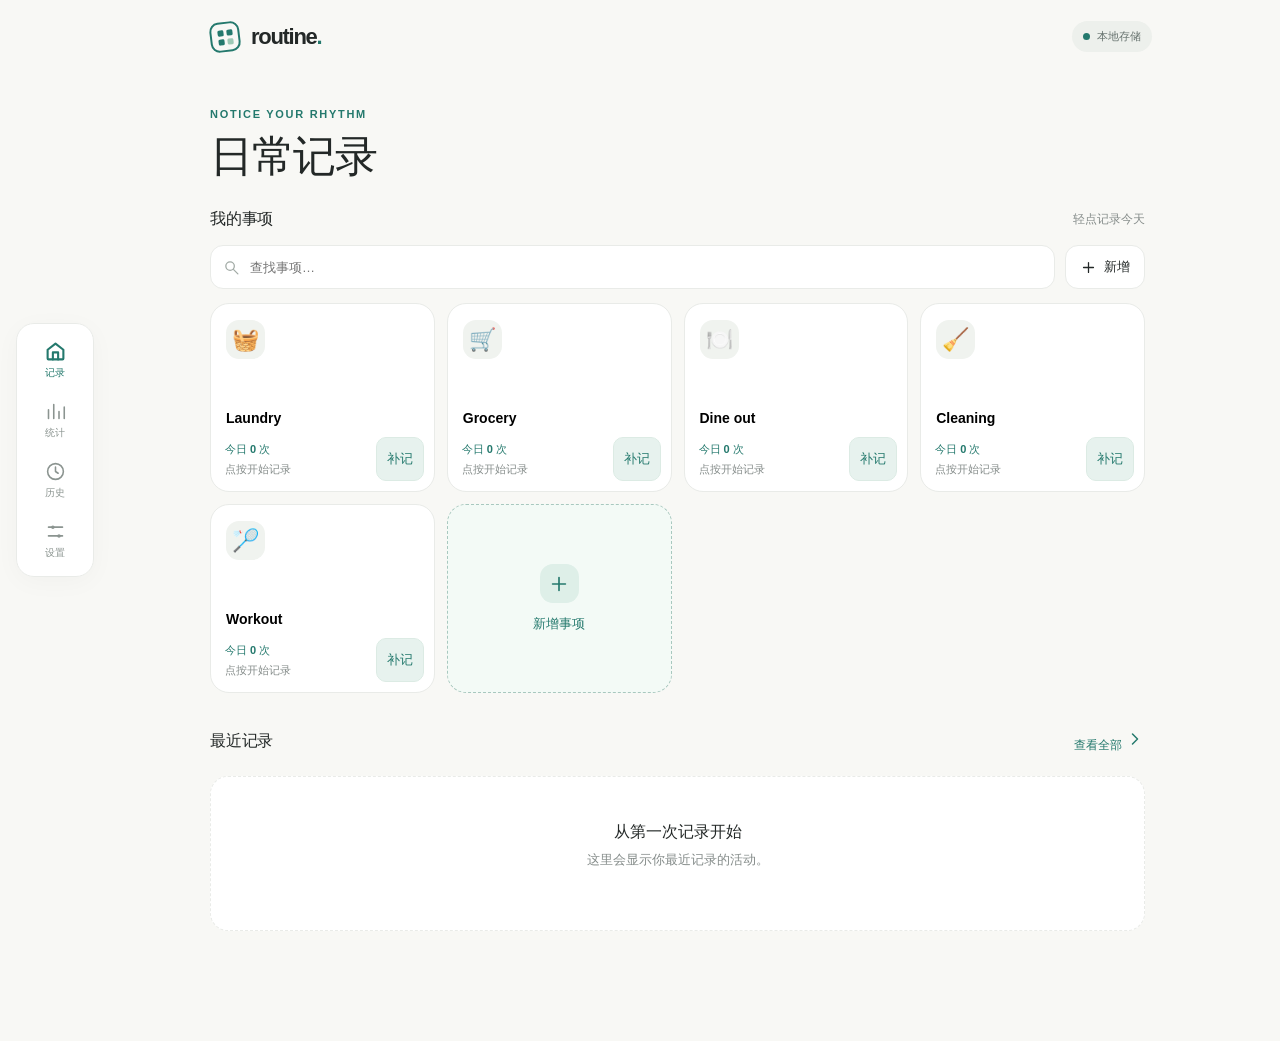
<file: index.html>
<!doctype html>
<html lang="zh-CN">
<head>
  <meta charset="utf-8">
  <meta name="viewport" content="width=device-width, initial-scale=1, viewport-fit=cover">
  <meta name="theme-color" content="#f8f8f5">
  <meta name="apple-mobile-web-app-capable" content="yes">
  <meta name="apple-mobile-web-app-status-bar-style" content="default">
  <meta name="apple-mobile-web-app-title" content="Routine">
  <meta name="description" content="轻松记录生活中的日常活动，理解自己的生活节奏。">
  <link rel="manifest" href="./manifest.webmanifest">
  <link rel="icon" type="image/png" sizes="64x64" href="./assets/favicon-green-ring.png">
  <link rel="apple-touch-icon" sizes="180x180" href="./assets/apple-touch-icon-green-ring.png">
  <link rel="stylesheet" href="./styles.css?v=2.2.0">
  <title>Routine — Notice your rhythm</title>
</head>
<body>
  <svg class="svg-symbols" aria-hidden="true" xmlns="http://www.w3.org/2000/svg">
    <symbol id="i-home" viewBox="0 0 24 24"><path d="m3 10 9-7 9 7v10a1 1 0 0 1-1 1H4a1 1 0 0 1-1-1V10Z"/><path d="M9 21v-8h6v8"/></symbol>
    <symbol id="i-chart" viewBox="0 0 24 24"><path d="M4 20V10M10 20V4M16 20v-8M22 20V7"/></symbol>
    <symbol id="i-clock" viewBox="0 0 24 24"><circle cx="12" cy="12" r="9"/><path d="M12 7v5l3 2"/></symbol>
    <symbol id="i-settings" viewBox="0 0 24 24"><path d="M4 7h16M4 17h16"/><circle cx="9" cy="7" r="2" fill="currentColor" stroke="none"/><circle cx="16" cy="17" r="2" fill="currentColor" stroke="none"/></symbol>
    <symbol id="i-plus" viewBox="0 0 24 24"><path d="M12 5v14M5 12h14"/></symbol>
    <symbol id="i-arrow-left" viewBox="0 0 24 24"><path d="m15 18-6-6 6-6M9 12h12"/></symbol>
    <symbol id="i-chevron-right" viewBox="0 0 24 24"><path d="m9 18 6-6-6-6"/></symbol>
    <symbol id="i-download" viewBox="0 0 24 24"><path d="M12 3v12m-4-4 4 4 4-4M4 17v3h16v-3"/></symbol>
    <symbol id="i-upload" viewBox="0 0 24 24"><path d="M12 16V4m-4 4 4-4 4 4M4 17v3h16v-3"/></symbol>
    <symbol id="i-calendar" viewBox="0 0 24 24"><rect x="3" y="5" width="18" height="16" rx="2"/><path d="M7 3v4M17 3v4M3 10h18"/></symbol>
    <symbol id="i-check" viewBox="0 0 24 24"><path d="m5 12 4 4L19 6"/></symbol>
    <symbol id="i-close" viewBox="0 0 24 24"><path d="M5 5l14 14M19 5 5 19"/></symbol>
    <symbol id="i-trash" viewBox="0 0 24 24"><path d="M4 7h16M9 7V4h6v3m3 0-1 14H7L6 7M10 11v6m4-6v6"/></symbol>
    <symbol id="i-edit" viewBox="0 0 24 24"><path d="m4 20 4.4-1 11.2-11.2a2 2 0 0 0-2.8-2.8L5.6 16.2 4 20Z"/><path d="m15 7 3 3"/></symbol>
    <symbol id="i-search" viewBox="0 0 24 24"><circle cx="10" cy="10" r="6"/><path d="m15 15 6 6"/></symbol>
    <symbol id="i-info" viewBox="0 0 24 24"><circle cx="12" cy="12" r="9"/><path d="M12 11v6M12 7h.01"/></symbol>
    <symbol id="i-shield" viewBox="0 0 24 24"><path d="m12 2 9 4v6c0 5-4 8-9 10-5-2-9-5-9-10V6l9-4Z"/><path d="m8 12 3 3 5-6"/></symbol>
    <symbol id="i-more" viewBox="0 0 24 24"><circle cx="5" cy="12" r="1.5" fill="currentColor" stroke="none"/><circle cx="12" cy="12" r="1.5" fill="currentColor" stroke="none"/><circle cx="19" cy="12" r="1.5" fill="currentColor" stroke="none"/></symbol>
    <symbol id="i-spark" viewBox="0 0 24 24"><path d="m12 2 2.5 7.5L22 12l-7.5 2.5L12 22l-2.5-7.5L2 12l7.5-2.5L12 2Z"/></symbol>
  </svg>
  <div class="app-shell">
    <header class="topbar">
      <a class="brand" href="#home" aria-label="Routine 首页"><span class="brand-mark"><span></span><span></span><span></span><span></span></span><span>routine<span class="brand-dot">.</span></span></a>
      <div class="topbar-right"><span class="local-pill"><span class="local-indicator"></span>本地存储</span></div>
    </header>
    <main id="app" class="page" tabindex="-1"><div class="loading">正在打开 Routine…</div></main>
  </div>
  <nav id="bottomNav" class="bottom-nav" aria-label="主导航">
    <button type="button" data-nav="home" class="nav-item active"><svg><use href="#i-home"></use></svg><span>记录</span></button>
    <button type="button" data-nav="insights" class="nav-item"><svg><use href="#i-chart"></use></svg><span>统计</span></button>
    <button type="button" data-nav="history" class="nav-item"><svg><use href="#i-clock"></use></svg><span>历史</span></button>
    <button type="button" data-nav="settings" class="nav-item"><svg><use href="#i-settings"></use></svg><span>设置</span></button>
  </nav>
  <div id="toastRoot" class="toast-root" aria-live="polite" aria-atomic="true"></div>
  <div id="modalRoot"></div>
  <input id="importFile" type="file" accept=".json,application/json" hidden>
  <script type="module" src="./app.js?v=2.2.0"></script>
</body>
</html>
</file>
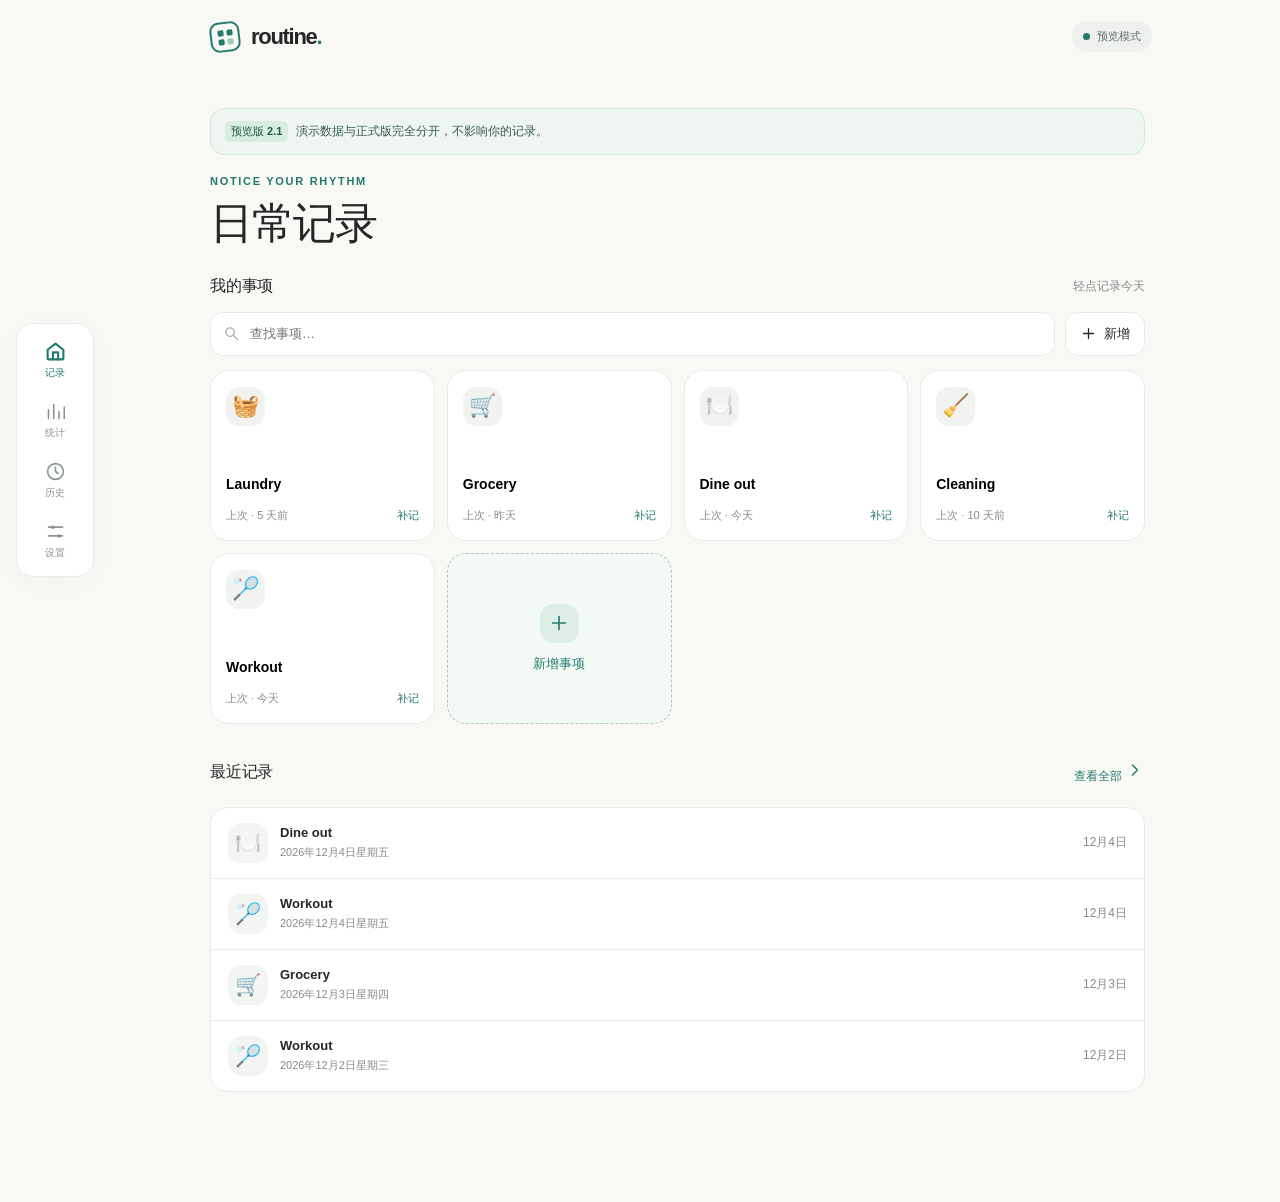
<file: preview/v21/index.html>
<!doctype html>
<html lang="zh-CN">
<head>
  <meta charset="utf-8">
  <meta name="viewport" content="width=device-width, initial-scale=1, viewport-fit=cover">
  <meta name="theme-color" content="#f8f8f5">
  <meta name="robots" content="noindex, nofollow">
  <meta name="apple-mobile-web-app-capable" content="yes">
  <meta name="apple-mobile-web-app-status-bar-style" content="default">
  <meta name="apple-mobile-web-app-title" content="Routine">
  <meta name="description" content="轻松记录生活中的日常活动，理解自己的生活节奏。">
  <style>
:root{font-family:-apple-system,BlinkMacSystemFont,"SF Pro Display","Segoe UI","PingFang SC","Microsoft YaHei",sans-serif;color:#232827;background:#f8f8f5;font-synthesis:none;text-rendering:optimizeLegibility;-webkit-font-smoothing:antialiased;--bg:#f8f8f5;--surface:#fff;--text:#232827;--muted:#858c8a;--line:#e9ebe8;--accent:#24796d;--accent-dark:#155d52;--accent-wash:#e7f2ee;--nav-height:76px}
*{box-sizing:border-box}body{margin:0;min-height:100dvh}button,input,select{font:inherit}button{cursor:pointer;-webkit-tap-highlight-color:transparent}button:disabled{cursor:not-allowed;opacity:.48}button:focus-visible,input:focus-visible,select:focus-visible{outline:3px solid #85baae;outline-offset:2px}a{color:inherit;text-decoration:none}svg{width:20px;height:20px;stroke:currentColor;fill:none;stroke-width:1.8;stroke-linecap:round;stroke-linejoin:round}.svg-symbols{position:absolute;height:0;width:0;overflow:hidden}.app-shell{max-width:1120px;margin:0 auto;min-height:100dvh}.topbar{height:73px;padding:0 clamp(20px,5vw,48px);display:flex;align-items:center;justify-content:space-between}.brand{display:inline-flex;gap:11px;align-items:center;font-size:22px;font-weight:720;letter-spacing:-1.3px}.brand-dot{color:var(--accent)}.brand-mark{width:30px;height:30px;border:2px solid var(--accent);border-radius:9px;display:grid;grid-template-columns:repeat(2,6px);grid-template-rows:repeat(2,6px);place-content:center;gap:3px;transform:rotate(-7deg)}.brand-mark span{height:6px;width:6px;background:var(--accent);border-radius:1.5px}.brand-mark span:last-child{background:#9dc9b5}.local-pill{display:flex;align-items:center;gap:7px;background:#edf0ec;padding:8px 11px;border-radius:100px;color:#65716d;font-size:11px;font-weight:620}.local-indicator{height:7px;width:7px;border-radius:50%;background:var(--accent)}.page{padding:23px clamp(20px,5vw,48px) calc(110px + env(safe-area-inset-bottom))}.page-heading{display:flex;justify-content:space-between;align-items:flex-start;gap:16px;margin-bottom:26px}.eyebrow{font-size:11px;letter-spacing:1.7px;font-weight:700;color:var(--accent);text-transform:uppercase;margin:0 0 12px}.page-title{font-size:clamp(29px,4.8vw,43px);letter-spacing:-1.5px;line-height:1.12;font-weight:760;margin:0}.page-subtitle{font-size:14px;line-height:1.55;color:var(--muted);margin:10px 0 0}.section-head{display:flex;align-items:center;justify-content:space-between;gap:12px;margin:29px 0 15px}.section-title{font-size:16px;font-weight:735;letter-spacing:-.2px;margin:0}.section-note{font-size:12px;color:var(--muted)}.text-link{border:0;background:none;color:var(--accent);font-size:12px;font-weight:660;padding:7px 0}.summary-strip{display:grid;grid-template-columns:repeat(3,minmax(0,1fr));gap:10px}.stat-tile{padding:18px 15px;background:var(--surface);border:1px solid var(--line);border-radius:18px}.stat-number{font-size:27px;line-height:1.1;font-weight:750;letter-spacing:-1px;font-variant-numeric:tabular-nums}.stat-label{margin-top:8px;color:var(--muted);font-size:11px}.record-toolbar{display:flex;gap:10px;align-items:center;margin-bottom:14px}.searchbox{display:flex;gap:8px;align-items:center;min-width:0;flex:1;border:1px solid var(--line);background:white;border-radius:13px;padding:0 12px;height:44px}.searchbox svg{width:17px;height:17px;color:#a1aaa5;flex:none}.searchbox input{width:100%;border:0;outline:none;background:transparent;min-width:0;color:var(--text);font-size:13px}.searchbox input:focus-visible{outline:0}.button{display:inline-flex;align-items:center;justify-content:center;gap:7px;border:1px solid transparent;border-radius:13px;padding:11px 14px;min-height:44px;font-size:13px;font-weight:690;white-space:nowrap;transition:background .18s,transform .18s}.button:active,.activity-main:active{transform:scale(.985)}.button svg{height:17px;width:17px}.button-primary{color:white;background:var(--accent)}.button-primary:hover{background:var(--accent-dark)}.button-secondary{color:var(--text);background:white;border-color:var(--line)}.button-soft{color:var(--accent-dark);background:var(--accent-wash)}.button-danger{color:#af403e;background:#fff1f0;border-color:#f4d9d6}.button-quiet{color:var(--accent);background:transparent;border:0}.button-block{width:100%}.activity-grid{display:grid;grid-template-columns:repeat(2,minmax(0,1fr));gap:12px}.activity-card{border:1px solid var(--line);background:var(--surface);border-radius:19px;min-height:164px;position:relative;overflow:hidden;transition:box-shadow .2s,transform .2s}.activity-card:focus-within,.activity-card:hover{box-shadow:0 8px 23px #202b2610}.activity-main{display:flex;flex-direction:column;justify-content:space-between;align-items:stretch;text-align:left;border:0;background:transparent;padding:16px 15px 10px;width:100%;height:127px}.activity-symbol{display:grid;place-items:center;width:39px;height:39px;background:#f0f3ef;border-radius:13px;font-size:22px;line-height:1}.activity-name{font-weight:720;font-size:14px;line-height:1.25;overflow-wrap:anywhere}.activity-bottom{display:flex;justify-content:space-between;align-items:center;padding:0 15px 13px;gap:5px}.activity-last{font-size:11px;color:var(--muted);white-space:nowrap;overflow:hidden;text-overflow:ellipsis}.activity-backfill{border:none;background:transparent;font-size:11px;color:var(--accent);font-weight:650;padding:4px 0 4px 5px;flex:none}.activity-add{border:1px dashed #a8c8bf;background:#f3faf6;display:flex;justify-content:center;align-items:center;min-height:164px;flex-direction:column;gap:12px;color:var(--accent)}.activity-add .plus-bubble{width:39px;height:39px;border-radius:13px;display:grid;place-items:center;background:#deefe8}.activity-add span:last-child{font-weight:690;font-size:13px}.activity-add svg{width:22px;height:22px}.hint{padding:15px 16px;border:1px solid #dcebe4;background:#eff8f3;border-radius:16px;color:#3e685a;font-size:12px;line-height:1.6;margin:16px 0}.hint-strong{font-weight:750;display:block;margin-bottom:4px}.backup-reminder{background:#f3f1e9;border-color:#e8e3d6;color:#655d44}.hint-actions{display:flex;gap:12px;margin-top:9px}.hint-actions button{border:0;padding:4px 0;color:inherit;background:none;font-weight:750;font-size:12px}.view-banner{border-radius:16px;padding:13px 15px;background:#f0ece4;border:1px solid #e7d9c2;color:#6d5e47;font-size:12px;line-height:1.5;margin-bottom:18px;display:flex;gap:10px;align-items:flex-start}.view-banner svg{flex:none}.empty-state{padding:45px 20px;text-align:center;color:var(--muted);background:var(--surface);border:1px dashed var(--line);border-radius:18px}.empty-state strong{display:block;color:var(--text);margin-bottom:7px}.empty-state p{margin:0 0 15px;font-size:13px;line-height:1.5}.card{background:var(--surface);border-radius:19px;border:1px solid var(--line);padding:20px}.surface-list{background:var(--surface);border:1px solid var(--line);border-radius:18px;overflow:hidden}.list-row{display:flex;align-items:center;gap:12px;padding:15px 17px;border-bottom:1px solid var(--line);min-width:0}.list-row:last-child{border-bottom:none}.row-icon{width:40px;height:40px;background:#f2f5f1;border-radius:13px;display:grid;place-items:center;font-size:21px;flex:none}.row-text{min-width:0;flex:1}.row-title{font-size:13px;font-weight:700;white-space:nowrap;overflow:hidden;text-overflow:ellipsis}.row-description{font-size:11px;color:var(--muted);margin-top:5px}.row-trailing{color:var(--muted);font-size:12px;text-align:right;font-variant-numeric:tabular-nums}.row-button{border:0;background:transparent;padding:8px 0 8px 8px;color:var(--muted)}.row-button svg{height:19px;width:19px}.row-primary{font-size:17px;font-weight:740;color:var(--text)}.split-label{display:flex;justify-content:space-between;gap:10px;align-items:baseline;margin-bottom:14px}.split-label small{font-size:12px;color:var(--muted)}.bars{height:142px;display:grid;grid-template-columns:repeat(8,minmax(0,1fr));gap:9px;align-items:end}.bar-col{height:100%;display:flex;flex-direction:column;justify-content:flex-end;align-items:center;gap:9px}.bar-fill{background:#7ebaaa;border-radius:6px 6px 3px 3px;min-height:3px;width:100%;max-width:36px}.bar-fill.current{background:var(--accent)}.bar-label{font-size:10px;color:var(--muted);white-space:nowrap}.metric-grid{display:grid;grid-template-columns:repeat(2,1fr);gap:10px}.metric-tile{background:#f5f7f4;padding:18px 14px;border-radius:14px}.metric-value{font-size:25px;font-weight:770;letter-spacing:-1px}.metric-caption{font-size:11px;color:var(--muted);margin-top:4px}.filter-select{border:1px solid var(--line);background:white;border-radius:10px;min-height:42px;padding:8px;color:var(--text);font-size:13px;max-width:210px}.history-day{font-size:12px;color:var(--muted);font-weight:700;margin:24px 0 10px}.history-day:first-child{margin-top:0}.setting-section{margin-top:28px}.setting-section:first-child{margin-top:0}.setting-section>h2{font-size:12px;color:var(--muted);font-weight:700;letter-spacing:.5px;text-transform:uppercase;margin:0 0 12px}.setting-content{padding:20px;border:1px solid var(--line);background:var(--surface);border-radius:18px}.setting-content p{font-size:12px;color:var(--muted);line-height:1.7;margin:6px 0 15px}.setting-button-stack{display:flex;gap:9px;flex-wrap:wrap}.setting-meta{font-size:12px;color:var(--muted);margin:12px 0 0}.tiny-notice{color:var(--muted);font-size:12px;line-height:1.7}.bottom-nav{position:fixed;bottom:0;left:0;right:0;z-index:20;padding:9px max(16px,env(safe-area-inset-left)) calc(9px + env(safe-area-inset-bottom));display:flex;justify-content:space-around;gap:4px;background:#fffffff1;border-top:1px solid var(--line);backdrop-filter:blur(20px);-webkit-backdrop-filter:blur(20px)}.nav-item{display:flex;align-items:center;justify-content:center;gap:4px;flex-direction:column;flex:1;color:#8b9490;border:0;background:transparent;font-size:10px;font-weight:650;min-height:48px;padding:4px 0}.nav-item svg{width:21px;height:21px;stroke-width:1.8}.nav-item.active{color:var(--accent)}.nav-item.active svg{stroke-width:2.4}.toast-root{position:fixed;bottom:calc(84px + env(safe-area-inset-bottom));left:50%;transform:translateX(-50%);width:min(calc(100% - 32px),440px);z-index:40;pointer-events:none}.toast{display:flex;align-items:center;gap:10px;background:#283c35;color:white;padding:14px 16px;border-radius:15px;box-shadow:0 10px 35px #14251d33;font-size:12px;pointer-events:auto}.toast span{flex:1}.toast button{color:#a6e4d1;border:0;background:transparent;font-size:12px;font-weight:750;padding:4px}.modal-scrim{position:fixed;inset:0;z-index:60;background:#16201a77;display:flex;align-items:flex-end;justify-content:center;animation:fade-in .13s ease-out}.modal-panel{width:min(100%,460px);max-height:90dvh;overflow:auto;background:#fff;border-radius:24px 24px 0 0;padding:22px 22px calc(25px + env(safe-area-inset-bottom));box-shadow:0 -10px 45px #102c1922;animation:slide-up .19s ease-out}.modal-handle{background:#d7ddd9;width:37px;height:4px;border-radius:6px;margin:0 auto 18px}.modal-header{display:flex;justify-content:space-between;align-items:center;gap:10px;margin-bottom:20px}.modal-header h2{font-size:20px;margin:0;letter-spacing:-.5px}.icon-button{height:34px;width:34px;border:0;background:#f3f5f2;display:grid;place-items:center;border-radius:50%;color:#66716e}.icon-button svg{width:17px;height:17px}.field{display:flex;flex-direction:column;gap:8px;margin-bottom:18px}.field label{font-size:12px;color:#697571;font-weight:700}.field input,.field select{height:49px;width:100%;background:#f9faf8;border:1px solid #e4e9e6;border-radius:12px;padding:0 14px;color:var(--text);font-size:15px;min-width:0}.emoji-picker{display:grid;grid-template-columns:repeat(8,1fr);gap:7px;margin-top:7px}.emoji-option{width:100%;aspect-ratio:1;border-radius:11px;background:#f5f7f4;border:1px solid transparent;font-size:21px}.emoji-option.selected{border-color:var(--accent);background:var(--accent-wash)}.modal-footer{display:flex;gap:9px}.modal-footer .button{flex:1}.dialog-copy{font-size:13px;color:var(--muted);line-height:1.6;margin:0 0 19px}.loading{color:var(--muted);padding:40px 0;text-align:center}.management-list{display:flex;flex-direction:column;gap:10px}.manage-item{display:flex;align-items:center;gap:12px;padding:13px;background:white;border:1px solid var(--line);border-radius:15px}.manage-item .row-title{flex:1}.manage-item .button{min-height:35px;padding:7px 9px;font-size:11px}.muted{color:var(--muted)}.spacer{flex:1}.view-heading{display:flex;align-items:center;gap:12px;margin-bottom:24px}.back-btn{background:white;border:1px solid var(--line);width:39px;height:39px;border-radius:12px;display:grid;place-items:center}.back-btn svg{width:20px;height:20px}.view-heading h1{margin:0;font-size:24px;letter-spacing:-.6px}.button-text-danger{color:#b04240}.desktop-tip{font-size:12px;color:var(--muted);line-height:1.6;margin-top:14px}.footer-note{font-size:11px;color:#9ca49e;text-align:center;margin-top:24px;line-height:1.5}
@keyframes slide-up{from{transform:translateY(22px);opacity:.8}to{transform:translateY(0);opacity:1}}@keyframes fade-in{from{opacity:0}to{opacity:1}}
@media(min-width:680px){.page{padding-top:35px}.activity-grid{grid-template-columns:repeat(3,minmax(0,1fr))}.activity-card,.activity-add{min-height:170px}.activity-main{height:133px}.summary-strip{max-width:640px}.bottom-nav{top:50%;bottom:auto;left:max(16px,calc((100vw - 1280px)/2));right:auto;transform:translateY(-50%);flex-direction:column;border:1px solid var(--line);border-radius:18px;padding:8px;backdrop-filter:blur(15px);box-shadow:0 5px 26px #071d1308}.nav-item{width:60px;padding:8px 0;min-height:56px}.page{padding-left:clamp(96px,12vw,130px)}.topbar{padding-left:clamp(96px,12vw,130px)}.toast-root{bottom:28px}.modal-scrim{align-items:center}.modal-panel{border-radius:24px;padding-bottom:24px}}
@media(min-width:1000px){.activity-grid{grid-template-columns:repeat(4,minmax(0,1fr))}.page{padding-right:55px}}
@media(prefers-reduced-motion:reduce){*,*::before,*::after{animation:none!important;transition:none!important}}

/* V2.1 — focused per-activity insights and searchable icons */
.insights-grid{display:grid;grid-template-columns:repeat(1,minmax(0,1fr));gap:12px}
.insight-card{display:block;text-align:left;width:100%;background:var(--surface);border:1px solid var(--line);border-radius:19px;padding:17px 17px 15px;color:var(--text);transition:box-shadow .2s,transform .2s}
.insight-card:active{transform:scale(.992)}
.insight-card-top{display:flex;align-items:center;gap:11px;min-width:0}
.insight-card-top>.row-icon{width:39px;height:39px}
.insight-card-top>svg{width:16px;height:16px;color:#bdc6bf;flex:none}
.insight-card-title{min-width:0;flex:1;font-size:15px;font-weight:730;overflow:hidden;text-overflow:ellipsis;white-space:nowrap}
.insight-card-title small{display:block;font-size:11px;font-weight:450;color:var(--muted);margin-top:4px}
.insight-frequency{display:flex;gap:10px;align-items:baseline;margin-top:22px;margin-bottom:19px}
.insight-frequency-label{font-size:12px;color:var(--muted);font-weight:620}
.insight-frequency strong{font-size:27px;font-weight:775;letter-spacing:-.9px;font-variant-numeric:tabular-nums}
.insight-metrics{display:grid;grid-template-columns:repeat(3,1fr);border-top:1px solid var(--line);padding-top:13px;gap:4px}
.insight-metrics>div{display:flex;flex-direction:column;gap:5px;min-width:0}
.insight-metrics>div+div{border-left:1px solid var(--line);padding-left:14px}
.insight-metrics strong{font-size:17px;letter-spacing:-.3px;font-variant-numeric:tabular-nums}
.insight-metrics small{font-size:11px;color:var(--muted)}
.detail-frequency{display:flex;gap:12px;align-items:baseline;margin-bottom:18px}
.detail-frequency small{font-size:12px;color:var(--muted)}
.detail-frequency strong{font-size:28px;letter-spacing:-.7px}
.detail-metrics{padding-bottom:10px}
.detail-section-title{font-size:13px;margin:22px 0 9px}
.detail-dates{border:1px solid var(--line);border-radius:12px;overflow:hidden}
.detail-date{display:flex;align-items:center;justify-content:space-between;gap:12px;font-size:12px;padding:12px 13px;border-bottom:1px solid var(--line)}
.detail-date:last-child{border-bottom:0}
.detail-date span+span{color:var(--accent);font-size:11px}
.emoji-tool{width:100%;min-width:0}
.emoji-current{display:flex;align-items:center;gap:12px;margin-bottom:15px}
.emoji-current>span{width:47px;height:47px;background:#f2f6f1;border-radius:14px;display:grid;place-items:center;font-size:26px}
.emoji-current strong{display:block;font-size:13px}
.emoji-current small{display:block;font-size:11px;color:var(--muted);margin-top:4px}
.emoji-categories{display:flex;gap:7px;overflow-x:auto;scrollbar-width:none;padding-bottom:9px;margin-bottom:3px}
.emoji-categories::-webkit-scrollbar{display:none}
.emoji-category{flex:none;background:#f4f6f3;border:1px solid transparent;border-radius:999px;padding:8px 12px;color:#65736d;font-size:11px;font-weight:680}
.emoji-category.active{background:var(--accent-wash);color:var(--accent-dark);border-color:#cfe8de}
.emoji-search{display:flex;gap:7px;align-items:center;border:1px solid var(--line);background:#f9faf8;border-radius:11px;height:42px;padding:0 11px}
.emoji-search svg{width:17px;height:17px;color:#93a09a;flex:none}
.emoji-search input{min-width:0;width:100%;background:none;border:0;outline:0;font-size:12px;color:var(--text)}
.emoji-search input:focus-visible{outline:0}
.emoji-gallery{border:1px solid var(--line);border-radius:13px;margin:10px 0 16px;padding:10px;max-height:238px;min-height:70px;overflow-y:auto;overscroll-behavior:contain}
.emoji-section+.emoji-section{margin-top:12px}
.emoji-group-title{font-size:11px;font-weight:720;color:var(--muted);margin:1px 3px 8px}
.emoji-grid{display:grid;grid-template-columns:repeat(7,minmax(0,1fr));gap:5px}
.emoji-grid .emoji-option{font-size:21px;border-radius:9px;min-width:0;min-height:38px;aspect-ratio:1}
.emoji-empty{font-size:12px;color:var(--muted);padding:10px}
.emoji-custom-label{font-size:12px;color:#697571;font-weight:700;display:flex;justify-content:space-between;gap:8px;margin:0 0 8px}
.emoji-custom-label span{font-size:11px;color:var(--muted);font-weight:450}
.emoji-custom-input{width:100%;height:44px;border:1px solid var(--line);border-radius:11px;padding:0 12px;background:#f9faf8;color:var(--text);font-size:17px}
.preview-banner{margin-bottom:20px;background:#eff5f0;color:#385c50;border:1px solid #d6e6dc;padding:12px 14px;border-radius:14px;font-size:12px;line-height:1.5}
.preview-banner span{display:inline-flex;background:#d8ece2;color:#215a45;border-radius:5px;padding:2px 6px;font-size:11px;font-weight:740;margin-right:8px}
@media(min-width:760px){.insights-grid{grid-template-columns:repeat(2,minmax(0,1fr))}}
@media(min-width:1100px){.insights-grid{grid-template-columns:repeat(3,minmax(0,1fr))}}

  </style>
  <title>Routine V2.1 · 手机预览（演示数据）</title>
</head>
<body>
  <svg class="svg-symbols" aria-hidden="true" xmlns="http://www.w3.org/2000/svg">
    <symbol id="i-home" viewBox="0 0 24 24"><path d="m3 10 9-7 9 7v10a1 1 0 0 1-1 1H4a1 1 0 0 1-1-1V10Z"/><path d="M9 21v-8h6v8"/></symbol>
    <symbol id="i-chart" viewBox="0 0 24 24"><path d="M4 20V10M10 20V4M16 20v-8M22 20V7"/></symbol>
    <symbol id="i-clock" viewBox="0 0 24 24"><circle cx="12" cy="12" r="9"/><path d="M12 7v5l3 2"/></symbol>
    <symbol id="i-settings" viewBox="0 0 24 24"><path d="M4 7h16M4 17h16"/><circle cx="9" cy="7" r="2" fill="currentColor" stroke="none"/><circle cx="16" cy="17" r="2" fill="currentColor" stroke="none"/></symbol>
    <symbol id="i-plus" viewBox="0 0 24 24"><path d="M12 5v14M5 12h14"/></symbol>
    <symbol id="i-arrow-left" viewBox="0 0 24 24"><path d="m15 18-6-6 6-6M9 12h12"/></symbol>
    <symbol id="i-chevron-right" viewBox="0 0 24 24"><path d="m9 18 6-6-6-6"/></symbol>
    <symbol id="i-download" viewBox="0 0 24 24"><path d="M12 3v12m-4-4 4 4 4-4M4 17v3h16v-3"/></symbol>
    <symbol id="i-upload" viewBox="0 0 24 24"><path d="M12 16V4m-4 4 4-4 4 4M4 17v3h16v-3"/></symbol>
    <symbol id="i-calendar" viewBox="0 0 24 24"><rect x="3" y="5" width="18" height="16" rx="2"/><path d="M7 3v4M17 3v4M3 10h18"/></symbol>
    <symbol id="i-check" viewBox="0 0 24 24"><path d="m5 12 4 4L19 6"/></symbol>
    <symbol id="i-close" viewBox="0 0 24 24"><path d="M5 5l14 14M19 5 5 19"/></symbol>
    <symbol id="i-trash" viewBox="0 0 24 24"><path d="M4 7h16M9 7V4h6v3m3 0-1 14H7L6 7M10 11v6m4-6v6"/></symbol>
    <symbol id="i-edit" viewBox="0 0 24 24"><path d="m4 20 4.4-1 11.2-11.2a2 2 0 0 0-2.8-2.8L5.6 16.2 4 20Z"/><path d="m15 7 3 3"/></symbol>
    <symbol id="i-search" viewBox="0 0 24 24"><circle cx="10" cy="10" r="6"/><path d="m15 15 6 6"/></symbol>
    <symbol id="i-info" viewBox="0 0 24 24"><circle cx="12" cy="12" r="9"/><path d="M12 11v6M12 7h.01"/></symbol>
    <symbol id="i-shield" viewBox="0 0 24 24"><path d="m12 2 9 4v6c0 5-4 8-9 10-5-2-9-5-9-10V6l9-4Z"/><path d="m8 12 3 3 5-6"/></symbol>
    <symbol id="i-more" viewBox="0 0 24 24"><circle cx="5" cy="12" r="1.5" fill="currentColor" stroke="none"/><circle cx="12" cy="12" r="1.5" fill="currentColor" stroke="none"/><circle cx="19" cy="12" r="1.5" fill="currentColor" stroke="none"/></symbol>
    <symbol id="i-spark" viewBox="0 0 24 24"><path d="m12 2 2.5 7.5L22 12l-7.5 2.5L12 22l-2.5-7.5L2 12l7.5-2.5L12 2Z"/></symbol>
  </svg>
  <div class="app-shell">
    <header class="topbar">
      <a class="brand" href="#home" aria-label="Routine 首页"><span class="brand-mark"><span></span><span></span><span></span><span></span></span><span>routine<span class="brand-dot">.</span></span></a>
      <div class="topbar-right"><span class="local-pill"><span class="local-indicator"></span>本地存储</span></div>
    </header>
    <main id="app" class="page" tabindex="-1"><div class="loading">正在打开 Routine…</div></main>
  </div>
  <nav id="bottomNav" class="bottom-nav" aria-label="主导航">
    <button type="button" data-nav="home" class="nav-item active"><svg><use href="#i-home"></use></svg><span>记录</span></button>
    <button type="button" data-nav="insights" class="nav-item"><svg><use href="#i-chart"></use></svg><span>统计</span></button>
    <button type="button" data-nav="history" class="nav-item"><svg><use href="#i-clock"></use></svg><span>历史</span></button>
    <button type="button" data-nav="settings" class="nav-item"><svg><use href="#i-settings"></use></svg><span>设置</span></button>
  </nav>
  <div id="toastRoot" class="toast-root" aria-live="polite" aria-atomic="true"></div>
  <div id="modalRoot"></div>
  <input id="importFile" type="file" accept=".json,application/json" hidden>
  <script>window.ROUTINE_PREVIEW=true;</script>
  <script type="module">
// Local-only storage. No data is transmitted to a server.
const DB_NAME = 'routine-tracker-v21-preview';
const DB_VERSION = 1;
const STORE = 'documents';
let databasePromise;

function makeId() {
  return globalThis.crypto?.randomUUID?.() || `${Date.now().toString(36)}-${Math.random().toString(36).slice(2)}`;
}

function originalInitialState() {
  const createdAt = new Date().toISOString();
  const names = [
    ['Laundry', '🧺'],
    ['Grocery', '🛒'],
    ['Dine out', '🍽️'],
    ['Cleaning', '🧹'],
    ['Workout', '🏸'],
  ];
  return {
    schema: 2,
    activities: names.map(([name, emoji], index) => ({ id: makeId(), name, emoji, order: index, archived: false, createdAt })),
    logs: [],
    meta: { createdAt, lastExportAt: null, reminderSnoozedUntil: null, readOnly: false, importedAt: null },
  };
}

function openDatabase() {
  if (!('indexedDB' in globalThis)) return Promise.reject(new Error('此浏览器不支持 IndexedDB'));
  if (!databasePromise) {
    databasePromise = new Promise((resolve, reject) => {
      const request = indexedDB.open(DB_NAME, DB_VERSION);
      request.onupgradeneeded = () => {
        const db = request.result;
        if (!db.objectStoreNames.contains(STORE)) db.createObjectStore(STORE);
      };
      request.onsuccess = () => resolve(request.result);
      request.onerror = () => reject(request.error || new Error('无法打开本地数据库'));
      request.onblocked = () => reject(new Error('本地数据库被其他标签页占用'));
    }).catch(error => { databasePromise = null; throw error; });
  }
  return databasePromise;
}

async function readLocal() {
  const db = await openDatabase();
  return new Promise((resolve, reject) => {
    const tx = db.transaction(STORE, 'readonly');
    const request = tx.objectStore(STORE).get('state');
    request.onsuccess = () => resolve(request.result || null);
    request.onerror = () => reject(request.error || new Error('读取本地数据失败'));
  });
}

async function writeLocal(state) {
  const db = await openDatabase();
  return new Promise((resolve, reject) => {
    const tx = db.transaction(STORE, 'readwrite');
    tx.objectStore(STORE).put(state, 'state');
    tx.oncomplete = () => resolve();
    tx.onerror = () => reject(tx.error || new Error('保存失败'));
    tx.onabort = () => reject(tx.error || new Error('保存已中止'));
  });
}

function isValidISO(value) {
  return typeof value === 'string' && Number.isFinite(Date.parse(value));
}

function parseBackup(raw) {
  if (!raw || typeof raw !== 'object' || raw.app !== 'routine-tracker' || raw.version !== 2) {
    throw new Error('不支持的备份格式，请选择 Routine V2 导出的 JSON 文件。');
  }
  if (!Array.isArray(raw.activities) || !Array.isArray(raw.logs) || raw.activities.length > 10000 || raw.logs.length > 500000) {
    throw new Error('备份文件缺少事项或记录，或内容过多。');
  }
  const activities = raw.activities.map((a, index) => {
    if (!a || typeof a.id !== 'string' || typeof a.name !== 'string' || !a.name.trim() || a.name.length > 80) {
      throw new Error(`第 ${index + 1} 个事项格式错误。`);
    }
    return { id: a.id, name: a.name.trim(), emoji: typeof a.emoji === 'string' ? a.emoji.slice(0, 12) : '✦',
      order: Number.isFinite(a.order) ? a.order : index, archived: a.archived === true,
      createdAt: isValidISO(a.createdAt) ? a.createdAt : new Date().toISOString() };
  });
  const activityIds = new Set(activities.map(a => a.id));
  const logs = raw.logs.map((l, index) => {
    if (!l || typeof l.id !== 'string' || !activityIds.has(l.activityId) || !isValidISO(l.occurredAt)) {
      throw new Error(`第 ${index + 1} 条记录格式错误。`);
    }
    return { id: l.id, activityId: l.activityId, occurredAt: l.occurredAt,
      recordedAt: isValidISO(l.recordedAt) ? l.recordedAt : l.occurredAt };
  });
  return { schema: 2, activities, logs,
    meta: { createdAt: isValidISO(raw.createdAt) ? raw.createdAt : new Date().toISOString(),
      lastExportAt: null, reminderSnoozedUntil: null, readOnly: false, importedAt: null } };
}

function toBackup(state) {
  return { app: 'routine-tracker', version: 2, exportedAt: new Date().toISOString(),
    createdAt: state.meta.createdAt, activities: state.activities, logs: state.logs };
}

function initialState() {
  const data=originalInitialState();
  const samples=[
    [0,[5,12,22,30,40]],
    [1,[1,8,15,23]],
    [2,[0,3,5,8,12,18,21,25]],
    [3,[10,25,35]],
    [4,[0,2,5,7,9,12,14,17,20,24]],
  ];
  for(const [index,days] of samples) {
    for(const offset of days){
      const when=new Date();when.setHours(12,0,0,0);when.setDate(when.getDate()-offset);
      const occurredAt=when.toISOString();
      data.logs.push({id:makeId(),activityId:data.activities[index].id,occurredAt,recordedAt:occurredAt});
    }
  }
  data.meta.lastExportAt=new Date().toISOString();
  return data;
}



const app = document.getElementById('app');
const modalRoot = document.getElementById('modalRoot');
const toastRoot = document.getElementById('toastRoot');
const importFile = document.getElementById('importFile');
const nav = document.getElementById('bottomNav');
// Curated, searchable icon sets. User can also type or paste any emoji.
const ICON_GROUPS = [
  {id:'common',name:'常用',icons:[
    ['🧺','洗衣 Laundry'],['🛒','购物 Grocery'],['🍽️','外食 Dine out'],['🧹','打扫 Cleaning'],
    ['🏸','羽毛球 Badminton'],['🏋️','健身 Gym'],['🏃','跑步 Running'],['📚','读书 Reading'],
    ['💻','网站电脑 Website'],['📝','写作 Writing'],['🧘','冥想 Yoga'],['🚗','开车 Commute'],
    ['☕','咖啡 Coffee'],['🍳','做饭 Cooking'],['🪴','植物 Plants'],['🎬','电影 Movie'],
    ['🚽','厕所 Bathroom'],['💆','按摩 Massage'],['✈️','旅行 Travel'],['📅','日程 Calendar']
  ]},
  {id:'home',name:'家务',icons:[
    ['🧺','洗衣 Laundry'],['🧹','扫地 Cleaning'],['🧽','擦拭 Scrubbing'],['🪣','拖地 Mopping'],
    ['🚽','厕所 Bathroom'],['🛁','泡澡 Bath'],['🚿','淋浴 Shower'],['🧼','肥皂 Soap'],
    ['🧴','清洁用品 Lotion'],['🛏️','床 Bed'],['🪟','窗户 Window'],['🪴','植物 Plants'],
    ['🪑','家具 Chair'],['🛋️','沙发 Sofa'],['🔧','维修 Repair'],['🧰','工具 Tools'],
    ['🧻','纸巾 Tissue'],['🪥','刷牙 Teeth'],['👕','衣服 Clothes'],['🧦','袜子 Socks'],
    ['🧥','外套 Jacket'],['💡','灯 Light'],['🗑️','垃圾 Trash'],['🧵','针线 Sewing']
  ]},
  {id:'food',name:'饮食',icons:[
    ['🛒','购物 Grocery'],['🥦','蔬菜 Vegetables'],['🍎','水果 Fruit'],['🍽️','外食 Dine out'],
    ['🍳','做饭 Cooking'],['🥗','沙拉 Salad'],['🍜','面 Noodles'],['🍣','寿司 Sushi'],
    ['🍕','披萨 Pizza'],['🍔','汉堡 Burger'],['🥡','外卖 Takeout'],['🍱','便当 Bento'],
    ['🍰','甜点 Dessert'],['🥐','早餐 Brunch'],['🧋','奶茶 Bubble tea'],['☕','咖啡 Coffee'],
    ['🍵','茶 Tea'],['🍷','红酒 Wine'],['🥛','牛奶 Milk'],['🧃','饮料 Juice'],
    ['🥣','早餐 Breakfast'],['🥩','牛排 Steak'],['🍞','烘焙 Bread'],['🧀','奶酪 Cheese']
  ]},
  {id:'health',name:'运动健康',icons:[
    ['🏸','羽毛球 Badminton'],['🏃','跑步 Running'],['🏋️','力量 Gym'],['🚴','骑行 Cycling'],
    ['🏊','游泳 Swim'],['🧗','攀岩 Climbing'],['🏓','乒乓球 Ping pong'],['🏀','篮球 Basketball'],
    ['⚽','足球 Soccer'],['🥾','徒步 Hiking'],['🧘','瑜伽 Yoga'],['💪','锻炼 Strength'],
    ['🚶','散步 Walk'],['🏞️','公园 Park'],['🌲','户外 Nature'],['🛶','划船 Kayaking'],
    ['💊','药物 Medicine'],['🏥','医院 Hospital'],['🩺','医生 Doctor'],['🦷','牙医 Dentist'],
    ['😴','睡眠 Sleep'],['🧠','心理 Mind'],['🛌','休息 Rest'],['💆','按摩 Massage']
  ]},
  {id:'work',name:'工作学习',icons:[
    ['📚','书籍 Books'],['📖','阅读 Reading'],['📝','笔记 Notes'],['✍️','写作 Writing'],
    ['💻','电脑 Computer'],['🖥️','显示器 Desktop'],['⌨️','打字 Typing'],['📊','统计 Data'],
    ['🗓️','计划 Schedule'],['📅','日历 Calendar'],['💼','上班 Work'],['🗂️','文件 Documents'],
    ['📁','文件夹 Folder'],['📧','邮件 Email'],['📞','电话 Call'],['🧪','实验 Experiment'],
    ['🔬','科研 Research'],['🧫','培养皿 Lab'],['🎓','学位 Education'],['🏛️','机构 Office']
  ]},
  {id:'leisure',name:'休闲生活',icons:[
    ['🎬','电影 Movie'],['🎨','艺术 Art'],['🎵','音乐 Music'],['🎧','听歌 Headphones'],
    ['🎹','钢琴 Piano'],['🎮','游戏 Gaming'],['🎲','桌游 Games'],['🎤','唱歌 Singing'],
    ['🎭','表演 Theater'],['📸','拍照 Photography'],['📷','相机 Camera'],['🎟️','活动 Event'],
    ['🧩','拼图 Puzzle'],['📺','电视 TV'],['🏖️','度假 Beach'],['📱','手机 Phone'],
    ['🐈','猫 Cat'],['🐕','狗 Dog'],['💬','聊天 Chat'],['🎁','礼物 Gift'],
    ['🛍️','逛街 Shopping'],['💇','理发 Haircut']
  ]},
  {id:'travel',name:'出行其他',icons:[
    ['🚗','汽车 Car'],['🚕','出租车 Taxi'],['🚆','火车 Train'],['🚌','公交 Bus'],
    ['✈️','飞机 Airplane'],['🚲','自行车 Bicycle'],['🚉','地铁 Metro'],['⛽','加油 Gas'],
    ['🚘','驾车 Driving'],['🏡','家 Home'],['🏙️','城市 City'],['🌃','夜景 Night'],
    ['🏔️','山 Mountain'],['⛰️','登山 Summit'],['🏕️','露营 Camping'],['📍','地点 Location'],
    ['🗺️','地图 Map'],['🧳','行李 Luggage'],['💳','支付 Card'],['💰','金钱 Money'],
    ['🏦','银行 Bank'],['☀️','天气 Sun'],['🌙','夜晚 Moon'],['⭐','收藏 Star'],
    ['❤️','喜欢 Love'],['✅','完成 Check']
  ]}
];
const PREVIEW = window.ROUTINE_PREVIEW === true;
const DAY = 86400000;
let state;
let currentPage = 'home';
let lastUndoId = null;
let toastTimer = 0;
let importMode = 'view';
let saveChain = Promise.resolve();

function icon(name) { return `<svg aria-hidden="true"><use href="#i-${name}"></use></svg>`; }
function escapeHTML(value) { return String(value ?? '').replace(/[&<>"']/g, c => ({'&':'&amp;','<':'&lt;','>':'&gt;','"':'&quot;','\'':'&#39;'}[c])); }
function escAttr(value) { return escapeHTML(value); }
function dateKey(date) { const d = new Date(date); return `${d.getFullYear()}-${String(d.getMonth()+1).padStart(2,'0')}-${String(d.getDate()).padStart(2,'0')}`; }
function parseLocalDate(value) { const [y,m,d] = value.split('-').map(Number); return new Date(y,m-1,d,12); }
function dayNumber(value) { const [y,m,d] = value.split('-').map(Number); return Math.floor(Date.UTC(y,m-1,d)/DAY); }
function dayDiff(start, end = dateKey(Date.now())) { return dayNumber(end) - dayNumber(start); }
function todayKey() { return dateKey(Date.now()); }
function dateShort(value) { return new Intl.DateTimeFormat('zh-CN',{month:'short',day:'numeric'}).format(new Date(value)); }
function dateLong(value) { return new Intl.DateTimeFormat('zh-CN',{year:'numeric',month:'long',day:'numeric',weekday:'long'}).format(new Date(value)); }
function since(iso) { if (!iso) return '尚无记录'; const days = dayDiff(dateKey(iso)); if (days < 0) return '未来日期'; if (days === 0) return '今天'; if (days === 1) return '昨天'; return `${days} 天前`; }
function active() { return state.activities.filter(a=>!a.archived).sort((a,b)=>a.order-b.order); }
function activityById(id) { return state.activities.find(a=>a.id===id); }
function entriesByActivity(id) { return state.logs.filter(l=>l.activityId===id).sort((a,b)=>b.occurredAt.localeCompare(a.occurredAt)); }
function lastEntry(id) { return entriesByActivity(id)[0]; }
function isViewer() { return state.meta.readOnly === true; }
function iconFor(a) { return escapeHTML(a?.emoji || '✦'); }
function allSortedLogs() { return [...state.logs].sort((a,b)=>b.occurredAt.localeCompare(a.occurredAt)); }
function inLastDays(iso, days) { const n=dayDiff(dateKey(iso)); return n>=0 && n<days; }
function periodCount(id, days) { return state.logs.filter(l=>(!id || l.activityId===id) && inLastDays(l.occurredAt, days)).length; }
function median(values) { if(!values.length) return null; const a=[...values].sort((x,y)=>x-y); const mid=Math.floor(a.length/2); return a.length%2?a[mid]:(a[mid-1]+a[mid])/2; }
function frequencyDays(id) {
  // Median time between consecutive events, including multiple events on one day.
  const times=entriesByActivity(id).map(l=>Date.parse(l.occurredAt)).sort((a,b)=>a-b);
  if(times.length<2) return null;
  const gaps=times.slice(1).map((t,i)=>(t-times[i])/DAY);
  return median(gaps);
}
function frequencyLabel(value) {
  if(value===null || !Number.isFinite(value)) return '—';
  if(value<1) return '<1 天/次';
  const rounded=Math.round(value*10)/10;
  return `${Number.isInteger(rounded)?rounded:rounded.toFixed(1)} 天/次`;
}
function emptyBlock(title, description, action='') { return `<div class="empty-state"><strong>${title}</strong><p>${description}</p>${action}</div>`; }
function viewerBanner() {
  return isViewer() ? `<div class="view-banner">${icon('info')}<div>当前显示的是导入的<strong>只读备份</strong>（${state.meta.importedAt ? dateLong(state.meta.importedAt) : '未知时间'}导入）。手机上的新记录不会自动出现在这里。可在设置中导入更新的备份。</div></div>` : '';
}
function needsBackupReminder() {
  if(isViewer() || state.logs.length === 0) return false;
  if(state.meta.reminderSnoozedUntil && Date.now() < Date.parse(state.meta.reminderSnoozedUntil)) return false;
  if (!state.meta.lastExportAt) return state.logs.length >= 10 || (state.logs.length >= 3 && dayDiff(dateKey(state.meta.createdAt)) >= 7);
  return (Date.now()-Date.parse(state.meta.lastExportAt)) >= 30*DAY;
}
function backupBanner() {
  if (!needsBackupReminder()) return '';
  return `<div class="hint backup-reminder"><span class="hint-strong">${icon('shield')} 该备份一次了</span>记录只保存在这台设备。建议导出一份 JSON 到 iCloud Drive，避免清理网站数据时丢失历史。<div class="hint-actions"><button data-action="export">立即备份</button><button data-action="snooze">7 天后提醒</button></div></div>`;
}
function homePage() {
  const n=active().length;
  const logs=allSortedLogs();
  const last=logs[0];
  const cards=active().map(a=>{
    const recent=lastEntry(a.id);
    return `<div class="activity-card" data-name="${escAttr(a.name.toLowerCase())}">
      <button class="activity-main" data-action="log" data-id="${escAttr(a.id)}" ${isViewer()?'disabled':''} aria-label="记录 ${escAttr(a.name)}">
        <span class="activity-symbol" aria-hidden="true">${iconFor(a)}</span><span class="activity-name">${escapeHTML(a.name)}</span>
      </button><div class="activity-bottom"><span class="activity-last">${recent?'上次 · '+since(recent.occurredAt):'点按开始记录'}</span>
      ${isViewer()?'':`<button class="activity-backfill" data-action="backfill" data-id="${escAttr(a.id)}" aria-label="补记 ${escAttr(a.name)}">补记</button>`}</div></div>`;
  }).join('');
  const addCard=isViewer()?'':`<button class="activity-card activity-add" data-action="add"><span class="plus-bubble">${icon('plus')}</span><span>新增事项</span></button>`;
  return `${viewerBanner()}<div class="page-heading"><div><p class="eyebrow">Notice your rhythm</p><h1 class="page-title">日常记录</h1></div></div>
  ${backupBanner()}
  <div class="section-head"><h2 class="section-title">我的事项</h2><span class="section-note">轻点记录今天</span></div>
  <div class="record-toolbar"><label class="searchbox">${icon('search')}<input id="activitySearch" type="search" autocomplete="off" placeholder="查找事项…" aria-label="查找事项"></label>
   ${isViewer()?'':`<button class="button button-secondary" data-action="add">${icon('plus')} 新增</button>`}</div>
  ${n?`<div class="activity-grid" id="activityGrid">${cards}${addCard}</div>`:emptyBlock('还没有事项','先新增一件你希望观察频率的事情。',isViewer()?'':`<button class="button button-primary" data-action="add">${icon('plus')} 新增事项</button>`)}
  <div class="section-head"><h2 class="section-title">最近记录</h2><button class="text-link" data-nav="history">查看全部 ${icon('chevron-right')}</button></div>
  ${logs.length ? `<div class="surface-list">${logs.slice(0,4).map(l=>entryRow(l,false)).join('')}</div>` : emptyBlock('从第一次记录开始','这里会显示你最近记录的活动。')}
  `;
}
function entryRow(l,editable=true) {
  const a=activityById(l.activityId);
  return `<div class="list-row"><div class="row-icon" aria-hidden="true">${iconFor(a)}</div><div class="row-text"><div class="row-title">${escapeHTML(a?.name || '未知事项')}</div><div class="row-description">${dateLong(l.occurredAt)}${dateKey(l.occurredAt)!==dateKey(l.recordedAt)?' · 补记':''}</div></div>
  ${editable && !isViewer()?`<button class="row-button" data-action="edit-log" data-id="${escAttr(l.id)}" aria-label="编辑记录">${icon('edit')}</button>`:`<div class="row-trailing">${dateShort(l.occurredAt)}</div>`}</div>`;
}
function insightsPage() {
  const items=active().map(a=>({a,thirty:periodCount(a.id,30),seven:periodCount(a.id,7),all:entriesByActivity(a.id).length,freq:frequencyDays(a.id),last:lastEntry(a.id)}));
  return `${viewerBanner()}<div class="page-heading"><div><p class="eyebrow">Insights</p><h1 class="page-title">活动统计</h1></div></div>
  <div class="insights-grid">${items.map(({a,thirty,seven,all,freq,last})=>`
    <button class="insight-card" data-action="activity-detail" data-id="${escAttr(a.id)}" aria-label="查看${escAttr(a.name)}的记录详情">
      <div class="insight-card-top"><span class="row-icon" aria-hidden="true">${iconFor(a)}</span><span class="insight-card-title">${escapeHTML(a.name)}<small>${last?`上次 · ${since(last.occurredAt)}`:'暂无记录'}</small></span>${icon('chevron-right')}</div>
      <div class="insight-frequency"><span class="insight-frequency-label">频率</span><strong>${frequencyLabel(freq)}</strong></div>
      <div class="insight-metrics"><div><strong>${seven}</strong><small>近 7 天</small></div><div><strong>${thirty}</strong><small>近 30 天</small></div><div><strong>${all}</strong><small>累计</small></div></div>
    </button>`).join('')}</div>
  ${items.length?'':emptyBlock('还没有统计数据','添加事项后，就能在这里查看每项活动的频率。')}`;
}
function historyPage() {
  const logs=allSortedLogs(); const groups=new Map();
  for(const l of logs){const k=dateKey(l.occurredAt);if(!groups.has(k))groups.set(k,[]);groups.get(k).push(l);}
  return `${viewerBanner()}<div class="page-heading"><div><p class="eyebrow">History</p><h1 class="page-title">每一次，都有迹可循。</h1><p class="page-subtitle">${logs.length} 条记录 · 可以修改日期、补记或删除。</p></div>
  ${isViewer()?'':`<button class="button button-secondary" data-action="backfill">${icon('calendar')} 补记</button>`}</div>
  ${logs.length?Array.from(groups.entries()).map(([day,items])=>`<div class="history-day">${dateLong(parseLocalDate(day))} · ${items.length} 条</div><div class="surface-list">${items.map(l=>entryRow(l,true)).join('')}</div>`).join(''):emptyBlock('这里还空着','你录入的活动会按发生日期自动整理。')}`;
}
function settingsPage() {
  const last=state.meta.lastExportAt?dateLong(state.meta.lastExportAt):'还未导出过备份';
  const imported=state.meta.importedAt?dateLong(state.meta.importedAt):'尚未导入';
  return `${viewerBanner()}<div class="page-heading"><div><p class="eyebrow">Settings</p><h1 class="page-title">保持简单，也保持安心。</h1><p class="page-subtitle">所有数据仅存储在当前设备的浏览器中。</p></div></div>
  <section class="setting-section"><h2>事项管理</h2><div class="setting-content"><div class="split-label"><strong>你关注的事项</strong><small>${active().length} 个使用中</small></div><div class="setting-button-stack">${isViewer()?'':`<button class="button button-primary" data-action="add">${icon('plus')} 新增事项</button><button class="button button-secondary" data-action="manage">管理 / 归档</button>`}</div><p>随时新增、改名或归档。归档不会删除历史记录。</p></div></section>
  <section class="setting-section"><h2>备份与电脑查看</h2><div class="setting-content"><div class="split-label"><strong>本地数据</strong><small>${state.activities.length} 个事项 · ${state.logs.length} 条记录</small></div><p>上次导出：${last}。每 30 天提醒导出一次；首次记录达到一定数量后也会提醒。提醒仅在打开 App 时显示。</p>
  <div class="setting-button-stack">${isViewer()?'':`<button class="button button-primary" data-action="export">${icon('download')} 导出 JSON 备份</button><button class="button button-secondary" data-action="export-csv">导出 CSV</button>`}</div>
  <div class="setting-button-stack" style="margin-top:10px"><button class="button button-secondary" data-action="import-view">${icon('upload')} 查看备份（只读）</button><button class="button button-secondary" data-action="import-restore">${icon('upload')} 恢复备份</button></div>
  <p class="setting-meta">${isViewer()?'本机只读备份的导入日期：'+imported:'电脑打开本网站后，使用「查看备份」载入从 iPhone 导出的 JSON 文件。不会自动同步。'}</p></div></section>
  <section class="setting-section"><h2>隐私与设备</h2><div class="setting-content"><div class="split-label"><strong>${icon('shield')} 无账户 · 无云端</strong></div><p>不需要登录、不上传你的记录。浏览器或 iOS 清理网站数据、删除 App 等操作可能导致记录丢失，请把备份文件保存到 iCloud Drive。</p>
  <div class="setting-button-stack"><button class="button button-danger" data-action="reset">${icon('trash')} 清除这台设备的数据</button></div></div></section>
  <section class="setting-section"><h2>安装到 iPhone</h2><div class="setting-content"><strong>像 App 一样使用</strong><p>在 Safari 中打开此网站，点「分享」→「添加到主屏幕」，开启「作为 Web App 打开」。以后从桌面图标启动。</p></div></section>
  <p class="footer-note">Routine v2.1</p>`;
}
function managePage() {
  return `<div class="view-heading"><button class="back-btn" data-nav="settings" aria-label="返回设置">${icon('arrow-left')}</button><h1>管理事项</h1></div>
  <div class="management-list">${[...state.activities].sort((a,b)=>a.order-b.order).map(a=>`<div class="manage-item"><span class="row-icon" aria-hidden="true">${iconFor(a)}</span><span class="row-title">${escapeHTML(a.name)}${a.archived?' <small class="muted">(已归档)</small>':''}</span><button class="button button-secondary" data-action="rename" data-id="${escAttr(a.id)}">编辑</button><button class="button button-secondary" data-action="archive" data-id="${escAttr(a.id)}">${a.archived?'恢复':'归档'}</button><button class="row-button button-text-danger" data-action="delete-activity" data-id="${escAttr(a.id)}" aria-label="删除">${icon('trash')}</button></div>`).join('')}</div><div class="hint">归档后不再出现在快速记录区，但历史记录和统计不会被删除。永久删除会同时删除关联的记录。</div>`;
}
function navigate(name) {
  currentPage=name;
  render();
  window.scrollTo({top:0,behavior:'instant'});
}
function render() {
  if(!state) return;
  app.innerHTML = (PREVIEW?`<div class="preview-banner"><span>预览版 2.1</span>演示数据与正式版完全分开，不影响你的记录。</div>`:'') + ({home:homePage, insights:insightsPage,history:historyPage,settings:settingsPage,manage:managePage}[currentPage] || homePage)();
  nav.querySelectorAll('[data-nav]').forEach(b=>b.classList.toggle('active',b.dataset.nav===currentPage));
  const pill=document.querySelector('.local-pill');
  if(pill) pill.innerHTML=`<span class="local-indicator"></span>${PREVIEW?'预览模式':isViewer()?'只读备份':'本地存储'}`;
  if (currentPage==='manage') nav.style.display='none'; else nav.style.display='';
}
function toast(message, action, callback) {
  clearTimeout(toastTimer);
  toastRoot.innerHTML=`<div class="toast">${icon('check')}<span>${escapeHTML(message)}</span>${action?`<button id="toastAction">${escapeHTML(action)}</button>`:''}</div>`;
  if(action) document.getElementById('toastAction').addEventListener('click',()=>{toastRoot.innerHTML='';callback?.();});
  toastTimer=setTimeout(()=>{toastRoot.innerHTML='';},4200);
}
async function persist() {
  const snapshot=structuredClone(state);
  saveChain=saveChain.catch(()=>{}).then(()=>writeLocal(snapshot));
  try{ await saveChain; }catch(err){console.error(err);toast('保存失败，请检查设备存储空间');}
}
function ensureEditable(){if(isViewer()){toast('当前是只读备份，不能在这里添加记录');return false;}return true;}
async function logActivity(id,when=new Date()) {
  if(!ensureEditable())return;
  const a=activityById(id);if(!a)return;
  const log={id:makeId(),activityId:id,occurredAt:when.toISOString(),recordedAt:new Date().toISOString()};
  state.logs.push(log);lastUndoId=log.id;render();await persist();
  toast(`已记录 ${a.name}`, '撤销', async()=>{if(!ensureEditable())return;state.logs=state.logs.filter(l=>l.id!==log.id);lastUndoId=null;render();await persist();});
}
function dismissModal() {modalRoot.innerHTML='';document.body.style.overflow='';}
function openModal(title,contents,onSubmit, options={}) {
  modalRoot.innerHTML=`<div class="modal-scrim" data-dismiss="true"><div class="modal-panel" role="dialog" aria-modal="true" aria-labelledby="modalTitle"><div class="modal-handle"></div><div class="modal-header"><h2 id="modalTitle">${escapeHTML(title)}</h2><button class="icon-button" type="button" data-action="close-modal" aria-label="关闭">${icon('close')}</button></div><form id="modalForm">${contents}<div class="modal-footer">${options.extraButton||''}<button class="button button-primary" type="submit">${escapeHTML(options.submitText||'保存')}</button></div></form></div></div>`;
  document.body.style.overflow='hidden';
  const form=document.getElementById('modalForm');
  form.addEventListener('submit',async e=>{e.preventDefault();try{await onSubmit(new FormData(form));}catch(err){toast(err.message||'操作失败');}});
  modalRoot.querySelector('.modal-scrim').addEventListener('click',e=>{if(e.target.classList.contains('modal-scrim'))dismissModal();});
  if(options.focus) setTimeout(()=>document.getElementById(options.focus)?.focus(),90);
}
function emojiOptions(chosen='🧺') {
  const categories=ICON_GROUPS.map(group=>`<button type="button" class="emoji-category ${group.id==='common'?'active':''}" data-icon-category="${group.id}" aria-pressed="${group.id==='common'}">${group.name}</button>`).join('');
  const sections=ICON_GROUPS.map(group=>`<div class="emoji-section" data-icon-group="${group.id}"><div class="emoji-group-title">${group.name}</div><div class="emoji-grid">${group.icons.map(([emoji,keywords])=>`<button type="button" class="emoji-option ${emoji===chosen?'selected':''}" data-emoji="${escAttr(emoji)}" data-icon-search="${escAttr((keywords+' '+emoji).toLowerCase())}" aria-label="${escAttr(keywords)}" aria-pressed="${emoji===chosen}">${emoji}</button>`).join('')}</div></div>`).join('');
  return `<div class="emoji-tool" id="emojiTool" data-category="common">
    <div class="emoji-current"><span id="emojiSelected" aria-hidden="true">${escapeHTML(chosen)}</span><div><strong>选一个图标</strong><small>可搜索、按类别找，或自定义</small></div></div>
    <div class="emoji-categories" aria-label="图标类别">${categories}</div>
    <label class="emoji-search">${icon('search')}<input id="emojiSearch" type="search" placeholder="搜索图标，如 洗衣 / coffee" autocomplete="off" aria-label="搜索图标"></label>
    <div class="emoji-gallery" id="emojiGallery">${sections}<p class="emoji-empty" id="emojiEmpty" hidden>没有找到图标，可以自定义输入。</p></div>
    <label class="emoji-custom-label" for="emojiCustom">自定义 Emoji <span>使用 iPhone 表情键盘</span></label>
    <input id="emojiCustom" class="emoji-custom-input" type="text" maxlength="24" autocomplete="off" inputmode="text" value="${escAttr(chosen)}" placeholder="输入或粘贴一个 Emoji">
    <input type="hidden" id="emojiInput" name="emoji" value="${escAttr(chosen)}">
  </div>`;
}
function filterEmojiPicker() {
  const tool=document.getElementById('emojiTool');if(!tool)return;
  const query=document.getElementById('emojiSearch').value.toLocaleLowerCase().trim();
  let matches=0;
  tool.querySelectorAll('.emoji-section').forEach(section=>{
    const group=section.dataset.iconGroup;
    const groupAllowed=query?true:tool.dataset.category===group;
    let localMatches=0;
    section.querySelectorAll('.emoji-option').forEach(option=>{
      const match=groupAllowed && (!query || option.dataset.iconSearch.includes(query));
      option.hidden=!match;
      if(match)localMatches++;
    });
    section.hidden=!localMatches;
    matches+=localMatches;
  });
  tool.querySelector('#emojiEmpty').hidden=matches!==0;
  // Searching shows matching icons from all categories.
}
function chooseEmoji(value) {
  const tool=document.getElementById('emojiTool');if(!tool)return;
  const selected=String(value||'').trim();if(!selected)return;
  const grapheme=typeof Intl.Segmenter==='function'?[...new Intl.Segmenter(undefined,{granularity:'grapheme'}).segment(selected)][0]?.segment:[...selected][0];
  if(!grapheme)return;
  const emoji=grapheme.slice(0,12);
  tool.querySelector('#emojiSelected').textContent=emoji;
  tool.querySelector('#emojiInput').value=emoji;
  tool.querySelector('#emojiCustom').value=emoji;
  tool.querySelectorAll('.emoji-option').forEach(button=>{
    const selected=button.dataset.emoji===emoji;
    button.classList.toggle('selected',selected);button.setAttribute('aria-pressed',String(selected));
  });
}
function editActivityModal(id) {
  if(!ensureEditable())return;
  const a=activityById(id);const editing=!!a;
  openModal(editing?'编辑事项':'新增事项',`<div class="field"><label for="activityName">名称</label><input id="activityName" name="name" maxlength="45" required autocomplete="off" placeholder="例如：Laundry / 读书 / 洗车" value="${editing?escAttr(a.name):''}"></div><div class="field">${emojiOptions(editing?a.emoji:'🧺')}</div>`,async data=>{
    const name=String(data.get('name')||'').trim();const emoji=String(data.get('emoji')||'🧺');
    if(!name)throw new Error('请输入事项名称');
    if(state.activities.some(item=>item.name.toLowerCase()===name.toLowerCase()&&item.id!==id))throw new Error('已有同名事项');
    if(editing){a.name=name;a.emoji=emoji;}else{state.activities.push({id:makeId(),name,emoji,order:Math.max(-1,...state.activities.map(x=>x.order))+1,archived:false,createdAt:new Date().toISOString()});}
    dismissModal();render();await persist();toast(editing?'事项已更新':'事项已添加，可以立即记录');
  },{focus:'activityName',submitText:editing?'保存修改':'添加事项'});
  filterEmojiPicker();
}
function backfillModal(id) {
  if(!ensureEditable())return;
  const options=active().map(a=>`<option value="${escAttr(a.id)}" ${a.id===id?'selected':''}>${escapeHTML(a.name)}</option>`).join('');
  if(!options){toast('请先添加一个事项');return;}
  const yesterday=new Date();yesterday.setDate(yesterday.getDate()-1);
  openModal('补记活动',`<p class="dialog-copy">忘记当天记录也没关系。选择实际发生的日期即可。</p><div class="field"><label for="logActivity">事项</label><select id="logActivity" name="activityId" required>${options}</select></div><div class="field"><label for="logDate">实际发生日期</label><input id="logDate" name="date" type="date" required max="${todayKey()}" value="${dateKey(yesterday)}"></div>`,async data=>{
    const date=String(data.get('date')||'');const aid=String(data.get('activityId')||'');
    if(!activityById(aid)||!/^\d{4}-\d{2}-\d{2}$/.test(date)||date>todayKey()||dateKey(parseLocalDate(date))!==date)throw new Error('请选择有效的事项和日期');
    dismissModal();await logActivity(aid,parseLocalDate(date));
  },{submitText:'添加这条记录'});
}
function editLogModal(id) {
  if(!ensureEditable())return;
  const log=state.logs.find(l=>l.id===id);if(!log)return;
  const options=state.activities.map(a=>`<option value="${escAttr(a.id)}" ${a.id===log.activityId?'selected':''}>${escapeHTML(a.name)}</option>`).join('');
  openModal('编辑记录',`<div class="field"><label for="editActivity">事项</label><select id="editActivity" name="activityId">${options}</select></div><div class="field"><label for="editDate">发生日期</label><input id="editDate" type="date" name="date" required max="${todayKey()}" value="${dateKey(log.occurredAt)}"></div>`,async data=>{
    const d=String(data.get('date')||'');const aid=String(data.get('activityId')||'');
    if(!activityById(aid)||d>todayKey()||dateKey(parseLocalDate(d))!==d)throw new Error('请选择有效的日期');
    log.activityId=aid;log.occurredAt=parseLocalDate(d).toISOString();dismissModal();render();await persist();toast('记录已修改');
  },{submitText:'保存修改',extraButton:`<button class="button button-danger" type="button" data-action="delete-log" data-id="${escAttr(id)}">删除</button>`});
}
function activityDetailModal(id) {
  const a=activityById(id);if(!a)return;
  const entries=entriesByActivity(id);
  const lastItems=entries.slice(0,8).map(l=>`<div class="detail-date"><span>${dateLong(l.occurredAt)}</span><span>${dateKey(l.occurredAt)!==dateKey(l.recordedAt)?'补记':''}</span></div>`).join('');
  openModal(a.name,`<div class="detail-frequency"><small>频率</small><strong>${frequencyLabel(frequencyDays(id))}</strong></div>
    <div class="insight-metrics detail-metrics"><div><strong>${periodCount(id,7)}</strong><small>近 7 天</small></div><div><strong>${periodCount(id,30)}</strong><small>近 30 天</small></div><div><strong>${entries.length}</strong><small>累计</small></div></div>
    <h3 class="detail-section-title">最近记录</h3>
    ${lastItems?`<div class="detail-dates">${lastItems}</div>`:`<p class="tiny-notice">暂无记录</p>`}
    <p class="tiny-notice" style="margin-top:14px">频率根据历史相邻记录的时间间隔估算。</p>`,async()=>dismissModal(),{submitText:'关闭'});
}
async function deleteActivity(id) {
  if(!ensureEditable())return;
  const a=activityById(id);if(!a)return;
  const count=entriesByActivity(id).length;
  if(!confirm(`永久删除「${a.name}」？${count?`这也会删除关联的 ${count} 条记录。`:''}\n\n此操作无法撤销。`))return;
  state.activities=state.activities.filter(x=>x.id!==id);state.logs=state.logs.filter(x=>x.activityId!==id);
  render();await persist();toast('事项已删除');
}
async function resetData(){if(!confirm('清除这台设备上的全部事项和历史记录？\n\n此操作无法撤销。建议先导出备份。'))return;if(!confirm('请再次确认：真的要清除全部数据吗？'))return;state={schema:2,activities:[],logs:[],meta:{createdAt:new Date().toISOString(),lastExportAt:null,reminderSnoozedUntil:null,readOnly:false,importedAt:null}};currentPage='home';render();await persist();toast('这台设备的数据已清除');}
function csvValue(v){const s=String(v??'');return /[",\n]/.test(s)?`"${s.replace(/"/g,'""')}"`:s;}
function csvExport(){const rows=[['date','occurred_at','recorded_at','activity']];for(const l of allSortedLogs().reverse()){rows.push([dateKey(l.occurredAt),l.occurredAt,l.recordedAt,activityById(l.activityId)?.name||'']);}return '\ufeff'+rows.map(row=>row.map(csvValue).join(',')).join('\r\n');}
function downloadBlob(name,blob){const url=URL.createObjectURL(blob);const a=document.createElement('a');a.href=url;a.download=name;document.body.appendChild(a);a.click();a.remove();setTimeout(()=>URL.revokeObjectURL(url),15000);}
async function exportFile(format='json'){
  if(!ensureEditable())return;
  const filename=`Routine-${format==='json'?'Backup':'Logs'}-${todayKey()}.${format}`;
  const blob=format==='json'?new Blob([JSON.stringify(toBackup(state),null,2)],{type:'application/json'}):new Blob([csvExport()],{type:'text/csv;charset=utf-8'});
  let exported=false;
  const file=new File([blob],filename,{type:blob.type});
  if(navigator.canShare?.({files:[file]})){
    try {await navigator.share({files:[file],title:filename});exported=true;}catch(e){if(e.name==='AbortError')return;}
  }
  if(!exported){downloadBlob(filename,blob);exported=true;}
  if(format==='json'&&exported){state.meta.lastExportAt=new Date().toISOString();state.meta.reminderSnoozedUntil=null;await persist();render();}
  toast('文件已生成，请确认保存到 iCloud Drive');
}
function requestImport(mode){importMode=mode;importFile.value='';importFile.click();}
async function importBackup(event){
  const file=event.target.files?.[0];if(!file)return;
  if(file.size>20*1024*1024){toast('备份超过 20MB，请检查文件');return;}
  try{
    const backup=parseBackup(JSON.parse(await file.text()));
    if(importMode==='restore') {
      if(!confirm(`将从 ${backup.activities.length} 个事项、${backup.logs.length} 条记录恢复数据。\n\n这会覆盖本设备当前存储的全部数据。是否继续？`))return;
      backup.meta.readOnly=false;backup.meta.importedAt=null;
    }else{
      if(!confirm(`以只读方式查看 ${backup.activities.length} 个事项、${backup.logs.length} 条记录？\n\n这会替换本设备现有的本地数据（如有）。iPhone 上的原始数据不受影响。`))return;
      backup.meta.readOnly=true;backup.meta.importedAt=new Date().toISOString();
    }
    state=backup;currentPage=importMode==='view'?'insights':'home';render();await persist();toast(importMode==='view'?'只读备份已载入':'数据已恢复');
  }catch(e){console.error(e);alert(`无法导入备份：${e.message}`);}
}
function snoozeBackup(){state.meta.reminderSnoozedUntil=new Date(Date.now()+7*DAY).toISOString();render();persist();}

document.addEventListener('click',async event=>{
  const target=event.target.closest('button,[data-nav]');if(!target)return;
  const page=target.dataset.nav;if(page){event.preventDefault();navigate(page);return;}
  const action=target.dataset.action;if(!action)return;
  const id=target.dataset.id;
  switch(action){
    case 'log':await logActivity(id);break;
    case 'add':editActivityModal();break;
    case 'rename':editActivityModal(id);break;
    case 'backfill':backfillModal(id);break;
    case 'edit-log':editLogModal(id);break;
    case 'activity-detail':activityDetailModal(id);break;
    case 'close-modal':dismissModal();break;
    case 'delete-log':if(confirm('确定删除这条记录吗？')){state.logs=state.logs.filter(l=>l.id!==id);dismissModal();render();await persist();toast('记录已删除');}break;
    case 'archive':if(ensureEditable()){const a=activityById(id);if(a){a.archived=!a.archived;render();await persist();}}break;
    case 'delete-activity':await deleteActivity(id);break;
    case 'manage':navigate('manage');break;
    case 'export':await exportFile();break;
    case 'export-csv':await exportFile('csv');break;
    case 'import-view':requestImport('view');break;
    case 'import-restore':requestImport('restore');break;
    case 'reset':await resetData();break;
    case 'snooze':snoozeBackup();break;
  }
});

document.addEventListener('click',event=>{
  const cat=event.target.closest('[data-icon-category]');
  if(cat){
    const tool=document.getElementById('emojiTool');if(!tool)return;
    tool.dataset.category=cat.dataset.iconCategory;
    tool.querySelectorAll('[data-icon-category]').forEach(b=>{
      b.classList.toggle('active',b===cat);b.setAttribute('aria-pressed',String(b===cat));
    });
    tool.querySelector('#emojiSearch').value='';filterEmojiPicker();return;
  }
  const button=event.target.closest('[data-emoji]');
  if(button){chooseEmoji(button.dataset.emoji);}
});
document.addEventListener('input',event=>{
  if(event.target.id==='emojiSearch') filterEmojiPicker();
  if(event.target.id==='emojiCustom' && event.target.value.trim()) chooseEmoji(event.target.value);
});
document.addEventListener('input',event=>{
  if(event.target.id!=='activitySearch')return;
  const query=event.target.value.toLocaleLowerCase().trim();
  document.querySelectorAll('#activityGrid .activity-card[data-name]').forEach(card=>{card.hidden=!card.dataset.name.includes(query);});
});
importFile.addEventListener('change',importBackup);
document.addEventListener('keydown',event=>{if(event.key==='Escape')dismissModal();});
window.addEventListener('hashchange',()=>{if(!modalRoot.innerHTML && ['home','insights','history','settings'].includes(location.hash.slice(1)))navigate(location.hash.slice(1));});
async function init(){
  try{const data=await readLocal();state=data&&data.schema===2?data:initialState();if(!data)await writeLocal(state);}catch(err){
    console.error('IndexedDB unavailable',err);app.innerHTML=`<div class="empty-state"><strong>无法使用本地存储</strong><p>Routine 需要 iPhone 浏览器的 IndexedDB 保存记录。请关闭无痕浏览，检查 Safari 网站数据设置，然后重新打开页面。<br>${escapeHTML(err.message)}</p></div>`;nav.style.display='none';return;
  }
  const desired=location.hash.slice(1);currentPage=['home','insights','history','settings'].includes(desired)?desired:'home';render();
  if(!PREVIEW && 'serviceWorker' in navigator)navigator.serviceWorker.register('./sw.js').catch(err=>console.warn('Offline cache unavailable',err));
  navigator.storage?.persist?.().catch(()=>{});
}
init();

  </script>
</body>
</html>
</file>
<file: styles.css>
:root{font-family:-apple-system,BlinkMacSystemFont,"SF Pro Display","Segoe UI","PingFang SC","Microsoft YaHei",sans-serif;color:#232827;background:#f8f8f5;font-synthesis:none;text-rendering:optimizeLegibility;-webkit-font-smoothing:antialiased;--bg:#f8f8f5;--surface:#fff;--text:#232827;--muted:#858c8a;--line:#e9ebe8;--accent:#24796d;--accent-dark:#155d52;--accent-wash:#e7f2ee;--nav-height:76px}
*{box-sizing:border-box}body{margin:0;min-height:100dvh}button,input,select{font:inherit}button{cursor:pointer;-webkit-tap-highlight-color:transparent}button:disabled{cursor:not-allowed;opacity:.48}button:focus-visible,input:focus-visible,select:focus-visible{outline:3px solid #85baae;outline-offset:2px}a{color:inherit;text-decoration:none}svg{width:20px;height:20px;stroke:currentColor;fill:none;stroke-width:1.8;stroke-linecap:round;stroke-linejoin:round}.svg-symbols{position:absolute;height:0;width:0;overflow:hidden}.app-shell{max-width:1120px;margin:0 auto;min-height:100dvh}.topbar{height:73px;padding:0 clamp(20px,5vw,48px);display:flex;align-items:center;justify-content:space-between}.brand{display:inline-flex;gap:11px;align-items:center;font-size:22px;font-weight:720;letter-spacing:-1.3px}.brand-dot{color:var(--accent)}.brand-mark{width:30px;height:30px;border:2px solid var(--accent);border-radius:9px;display:grid;grid-template-columns:repeat(2,6px);grid-template-rows:repeat(2,6px);place-content:center;gap:3px;transform:rotate(-7deg)}.brand-mark span{height:6px;width:6px;background:var(--accent);border-radius:1.5px}.brand-mark span:last-child{background:#9dc9b5}.local-pill{display:flex;align-items:center;gap:7px;background:#edf0ec;padding:8px 11px;border-radius:100px;color:#65716d;font-size:11px;font-weight:620}.local-indicator{height:7px;width:7px;border-radius:50%;background:var(--accent)}.page{padding:23px clamp(20px,5vw,48px) calc(110px + env(safe-area-inset-bottom))}.page-heading{display:flex;justify-content:space-between;align-items:flex-start;gap:16px;margin-bottom:26px}.eyebrow{font-size:11px;letter-spacing:1.7px;font-weight:700;color:var(--accent);text-transform:uppercase;margin:0 0 12px}.page-title{font-size:clamp(29px,4.8vw,43px);letter-spacing:-1.5px;line-height:1.12;font-weight:760;margin:0}.page-subtitle{font-size:14px;line-height:1.55;color:var(--muted);margin:10px 0 0}.section-head{display:flex;align-items:center;justify-content:space-between;gap:12px;margin:29px 0 15px}.section-title{font-size:16px;font-weight:735;letter-spacing:-.2px;margin:0}.section-note{font-size:12px;color:var(--muted)}.text-link{border:0;background:none;color:var(--accent);font-size:12px;font-weight:660;padding:7px 0}.summary-strip{display:grid;grid-template-columns:repeat(3,minmax(0,1fr));gap:10px}.stat-tile{padding:18px 15px;background:var(--surface);border:1px solid var(--line);border-radius:18px}.stat-number{font-size:27px;line-height:1.1;font-weight:750;letter-spacing:-1px;font-variant-numeric:tabular-nums}.stat-label{margin-top:8px;color:var(--muted);font-size:11px}.record-toolbar{display:flex;gap:10px;align-items:center;margin-bottom:14px}.searchbox{display:flex;gap:8px;align-items:center;min-width:0;flex:1;border:1px solid var(--line);background:white;border-radius:13px;padding:0 12px;height:44px}.searchbox svg{width:17px;height:17px;color:#a1aaa5;flex:none}.searchbox input{width:100%;border:0;outline:none;background:transparent;min-width:0;color:var(--text);font-size:13px}.searchbox input:focus-visible{outline:0}.button{display:inline-flex;align-items:center;justify-content:center;gap:7px;border:1px solid transparent;border-radius:13px;padding:11px 14px;min-height:44px;font-size:13px;font-weight:690;white-space:nowrap;transition:background .18s,transform .18s}.button:active,.activity-main:active{transform:scale(.985)}.button svg{height:17px;width:17px}.button-primary{color:white;background:var(--accent)}.button-primary:hover{background:var(--accent-dark)}.button-secondary{color:var(--text);background:white;border-color:var(--line)}.button-soft{color:var(--accent-dark);background:var(--accent-wash)}.button-danger{color:#af403e;background:#fff1f0;border-color:#f4d9d6}.button-quiet{color:var(--accent);background:transparent;border:0}.button-block{width:100%}.activity-grid{display:grid;grid-template-columns:repeat(2,minmax(0,1fr));gap:12px}.activity-card{border:1px solid var(--line);background:var(--surface);border-radius:19px;min-height:164px;position:relative;overflow:hidden;transition:box-shadow .2s,transform .2s}.activity-card:focus-within,.activity-card:hover{box-shadow:0 8px 23px #202b2610}.activity-main{display:flex;flex-direction:column;justify-content:space-between;align-items:stretch;text-align:left;border:0;background:transparent;padding:16px 15px 10px;width:100%;height:127px}.activity-symbol{display:grid;place-items:center;width:39px;height:39px;background:#f0f3ef;border-radius:13px;font-size:22px;line-height:1}.activity-name{font-weight:720;font-size:14px;line-height:1.25;overflow-wrap:anywhere}.activity-bottom{display:flex;justify-content:space-between;align-items:center;padding:0 15px 13px;gap:5px}.activity-last{font-size:11px;color:var(--muted);white-space:nowrap;overflow:hidden;text-overflow:ellipsis}.activity-backfill{border:none;background:transparent;font-size:11px;color:var(--accent);font-weight:650;padding:4px 0 4px 5px;flex:none}.activity-add{border:1px dashed #a8c8bf;background:#f3faf6;display:flex;justify-content:center;align-items:center;min-height:164px;flex-direction:column;gap:12px;color:var(--accent)}.activity-add .plus-bubble{width:39px;height:39px;border-radius:13px;display:grid;place-items:center;background:#deefe8}.activity-add span:last-child{font-weight:690;font-size:13px}.activity-add svg{width:22px;height:22px}.hint{padding:15px 16px;border:1px solid #dcebe4;background:#eff8f3;border-radius:16px;color:#3e685a;font-size:12px;line-height:1.6;margin:16px 0}.hint-strong{font-weight:750;display:block;margin-bottom:4px}.backup-reminder{background:#f3f1e9;border-color:#e8e3d6;color:#655d44}.hint-actions{display:flex;gap:12px;margin-top:9px}.hint-actions button{border:0;padding:4px 0;color:inherit;background:none;font-weight:750;font-size:12px}.view-banner{border-radius:16px;padding:13px 15px;background:#f0ece4;border:1px solid #e7d9c2;color:#6d5e47;font-size:12px;line-height:1.5;margin-bottom:18px;display:flex;gap:10px;align-items:flex-start}.view-banner svg{flex:none}.empty-state{padding:45px 20px;text-align:center;color:var(--muted);background:var(--surface);border:1px dashed var(--line);border-radius:18px}.empty-state strong{display:block;color:var(--text);margin-bottom:7px}.empty-state p{margin:0 0 15px;font-size:13px;line-height:1.5}.card{background:var(--surface);border-radius:19px;border:1px solid var(--line);padding:20px}.surface-list{background:var(--surface);border:1px solid var(--line);border-radius:18px;overflow:hidden}.list-row{display:flex;align-items:center;gap:12px;padding:15px 17px;border-bottom:1px solid var(--line);min-width:0}.list-row:last-child{border-bottom:none}.row-icon{width:40px;height:40px;background:#f2f5f1;border-radius:13px;display:grid;place-items:center;font-size:21px;flex:none}.row-text{min-width:0;flex:1}.row-title{font-size:13px;font-weight:700;white-space:nowrap;overflow:hidden;text-overflow:ellipsis}.row-description{font-size:11px;color:var(--muted);margin-top:5px}.row-trailing{color:var(--muted);font-size:12px;text-align:right;font-variant-numeric:tabular-nums}.row-button{border:0;background:transparent;padding:8px 0 8px 8px;color:var(--muted)}.row-button svg{height:19px;width:19px}.row-primary{font-size:17px;font-weight:740;color:var(--text)}.split-label{display:flex;justify-content:space-between;gap:10px;align-items:baseline;margin-bottom:14px}.split-label small{font-size:12px;color:var(--muted)}.bars{height:142px;display:grid;grid-template-columns:repeat(8,minmax(0,1fr));gap:9px;align-items:end}.bar-col{height:100%;display:flex;flex-direction:column;justify-content:flex-end;align-items:center;gap:9px}.bar-fill{background:#7ebaaa;border-radius:6px 6px 3px 3px;min-height:3px;width:100%;max-width:36px}.bar-fill.current{background:var(--accent)}.bar-label{font-size:10px;color:var(--muted);white-space:nowrap}.metric-grid{display:grid;grid-template-columns:repeat(2,1fr);gap:10px}.metric-tile{background:#f5f7f4;padding:18px 14px;border-radius:14px}.metric-value{font-size:25px;font-weight:770;letter-spacing:-1px}.metric-caption{font-size:11px;color:var(--muted);margin-top:4px}.filter-select{border:1px solid var(--line);background:white;border-radius:10px;min-height:42px;padding:8px;color:var(--text);font-size:13px;max-width:210px}.history-day{font-size:12px;color:var(--muted);font-weight:700;margin:24px 0 10px}.history-day:first-child{margin-top:0}.setting-section{margin-top:28px}.setting-section:first-child{margin-top:0}.setting-section>h2{font-size:12px;color:var(--muted);font-weight:700;letter-spacing:.5px;text-transform:uppercase;margin:0 0 12px}.setting-content{padding:20px;border:1px solid var(--line);background:var(--surface);border-radius:18px}.setting-content p{font-size:12px;color:var(--muted);line-height:1.7;margin:6px 0 15px}.setting-button-stack{display:flex;gap:9px;flex-wrap:wrap}.setting-meta{font-size:12px;color:var(--muted);margin:12px 0 0}.tiny-notice{color:var(--muted);font-size:12px;line-height:1.7}.bottom-nav{position:fixed;bottom:0;left:0;right:0;z-index:20;padding:9px max(16px,env(safe-area-inset-left)) calc(9px + env(safe-area-inset-bottom));display:flex;justify-content:space-around;gap:4px;background:#fffffff1;border-top:1px solid var(--line);backdrop-filter:blur(20px);-webkit-backdrop-filter:blur(20px)}.nav-item{display:flex;align-items:center;justify-content:center;gap:4px;flex-direction:column;flex:1;color:#8b9490;border:0;background:transparent;font-size:10px;font-weight:650;min-height:48px;padding:4px 0}.nav-item svg{width:21px;height:21px;stroke-width:1.8}.nav-item.active{color:var(--accent)}.nav-item.active svg{stroke-width:2.4}.toast-root{position:fixed;bottom:calc(84px + env(safe-area-inset-bottom));left:50%;transform:translateX(-50%);width:min(calc(100% - 32px),440px);z-index:40;pointer-events:none}.toast{display:flex;align-items:center;gap:10px;background:#283c35;color:white;padding:14px 16px;border-radius:15px;box-shadow:0 10px 35px #14251d33;font-size:12px;pointer-events:auto}.toast span{flex:1}.toast button{color:#a6e4d1;border:0;background:transparent;font-size:12px;font-weight:750;padding:4px}.modal-scrim{position:fixed;inset:0;z-index:60;background:#16201a77;display:flex;align-items:flex-end;justify-content:center;animation:fade-in .13s ease-out}.modal-panel{width:min(100%,460px);max-height:90dvh;overflow:auto;background:#fff;border-radius:24px 24px 0 0;padding:22px 22px calc(25px + env(safe-area-inset-bottom));box-shadow:0 -10px 45px #102c1922;animation:slide-up .19s ease-out}.modal-handle{background:#d7ddd9;width:37px;height:4px;border-radius:6px;margin:0 auto 18px}.modal-header{display:flex;justify-content:space-between;align-items:center;gap:10px;margin-bottom:20px}.modal-header h2{font-size:20px;margin:0;letter-spacing:-.5px}.icon-button{height:34px;width:34px;border:0;background:#f3f5f2;display:grid;place-items:center;border-radius:50%;color:#66716e}.icon-button svg{width:17px;height:17px}.field{display:flex;flex-direction:column;gap:8px;margin-bottom:18px}.field label{font-size:12px;color:#697571;font-weight:700}.field input,.field select{height:49px;width:100%;background:#f9faf8;border:1px solid #e4e9e6;border-radius:12px;padding:0 14px;color:var(--text);font-size:15px;min-width:0}.emoji-picker{display:grid;grid-template-columns:repeat(8,1fr);gap:7px;margin-top:7px}.emoji-option{width:100%;aspect-ratio:1;border-radius:11px;background:#f5f7f4;border:1px solid transparent;font-size:21px}.emoji-option.selected{border-color:var(--accent);background:var(--accent-wash)}.modal-footer{display:flex;gap:9px}.modal-footer .button{flex:1}.dialog-copy{font-size:13px;color:var(--muted);line-height:1.6;margin:0 0 19px}.loading{color:var(--muted);padding:40px 0;text-align:center}.management-list{display:flex;flex-direction:column;gap:10px}.manage-item{display:flex;align-items:center;gap:12px;padding:13px;background:white;border:1px solid var(--line);border-radius:15px}.manage-item .row-title{flex:1}.manage-item .button{min-height:35px;padding:7px 9px;font-size:11px}.muted{color:var(--muted)}.spacer{flex:1}.view-heading{display:flex;align-items:center;gap:12px;margin-bottom:24px}.back-btn{background:white;border:1px solid var(--line);width:39px;height:39px;border-radius:12px;display:grid;place-items:center}.back-btn svg{width:20px;height:20px}.view-heading h1{margin:0;font-size:24px;letter-spacing:-.6px}.button-text-danger{color:#b04240}.desktop-tip{font-size:12px;color:var(--muted);line-height:1.6;margin-top:14px}.footer-note{font-size:11px;color:#9ca49e;text-align:center;margin-top:24px;line-height:1.5}
@keyframes slide-up{from{transform:translateY(22px);opacity:.8}to{transform:translateY(0);opacity:1}}@keyframes fade-in{from{opacity:0}to{opacity:1}}
@media(min-width:680px){.page{padding-top:35px}.activity-grid{grid-template-columns:repeat(3,minmax(0,1fr))}.activity-card,.activity-add{min-height:170px}.activity-main{height:133px}.summary-strip{max-width:640px}.bottom-nav{top:50%;bottom:auto;left:max(16px,calc((100vw - 1280px)/2));right:auto;transform:translateY(-50%);flex-direction:column;border:1px solid var(--line);border-radius:18px;padding:8px;backdrop-filter:blur(15px);box-shadow:0 5px 26px #071d1308}.nav-item{width:60px;padding:8px 0;min-height:56px}.page{padding-left:clamp(96px,12vw,130px)}.topbar{padding-left:clamp(96px,12vw,130px)}.toast-root{bottom:28px}.modal-scrim{align-items:center}.modal-panel{border-radius:24px;padding-bottom:24px}}
@media(min-width:1000px){.activity-grid{grid-template-columns:repeat(4,minmax(0,1fr))}.page{padding-right:55px}}
@media(prefers-reduced-motion:reduce){*,*::before,*::after{animation:none!important;transition:none!important}}

/* V2.1 — focused per-activity insights and searchable icons */
.insights-grid{display:grid;grid-template-columns:repeat(1,minmax(0,1fr));gap:12px}
.insight-card{display:block;text-align:left;width:100%;background:var(--surface);border:1px solid var(--line);border-radius:19px;padding:17px 17px 15px;color:var(--text);transition:box-shadow .2s,transform .2s}
.insight-card:active{transform:scale(.992)}
.insight-card-top{display:flex;align-items:center;gap:11px;min-width:0}
.insight-card-top>.row-icon{width:39px;height:39px}
.insight-card-top>svg{width:16px;height:16px;color:#bdc6bf;flex:none}
.insight-card-title{min-width:0;flex:1;font-size:15px;font-weight:730;overflow:hidden;text-overflow:ellipsis;white-space:nowrap}
.insight-card-title small{display:block;font-size:11px;font-weight:450;color:var(--muted);margin-top:4px}
.insight-frequency{display:flex;gap:10px;align-items:baseline;margin-top:22px;margin-bottom:19px}
.insight-frequency-label{font-size:12px;color:var(--muted);font-weight:620}
.insight-frequency strong{font-size:27px;font-weight:775;letter-spacing:-.9px;font-variant-numeric:tabular-nums}
.insight-metrics{display:grid;grid-template-columns:repeat(3,1fr);border-top:1px solid var(--line);padding-top:13px;gap:4px}
.insight-metrics>div{display:flex;flex-direction:column;gap:5px;min-width:0}
.insight-metrics>div+div{border-left:1px solid var(--line);padding-left:14px}
.insight-metrics strong{font-size:17px;letter-spacing:-.3px;font-variant-numeric:tabular-nums}
.insight-metrics small{font-size:11px;color:var(--muted)}
.detail-frequency{display:flex;gap:12px;align-items:baseline;margin-bottom:18px}
.detail-frequency small{font-size:12px;color:var(--muted)}
.detail-frequency strong{font-size:28px;letter-spacing:-.7px}
.detail-metrics{padding-bottom:10px}
.detail-section-title{font-size:13px;margin:22px 0 9px}
.detail-dates{border:1px solid var(--line);border-radius:12px;overflow:hidden}
.detail-date{display:flex;align-items:center;justify-content:space-between;gap:12px;font-size:12px;padding:12px 13px;border-bottom:1px solid var(--line)}
.detail-date:last-child{border-bottom:0}
.detail-date span+span{color:var(--accent);font-size:11px}
.emoji-tool{width:100%;min-width:0}
.emoji-current{display:flex;align-items:center;gap:12px;margin-bottom:15px}
.emoji-current>span{width:47px;height:47px;background:#f2f6f1;border-radius:14px;display:grid;place-items:center;font-size:26px}
.emoji-current strong{display:block;font-size:13px}
.emoji-current small{display:block;font-size:11px;color:var(--muted);margin-top:4px}
.emoji-categories{display:flex;gap:7px;overflow-x:auto;scrollbar-width:none;padding-bottom:9px;margin-bottom:3px}
.emoji-categories::-webkit-scrollbar{display:none}
.emoji-category{flex:none;background:#f4f6f3;border:1px solid transparent;border-radius:999px;padding:8px 12px;color:#65736d;font-size:11px;font-weight:680}
.emoji-category.active{background:var(--accent-wash);color:var(--accent-dark);border-color:#cfe8de}
.emoji-search{display:flex;gap:7px;align-items:center;border:1px solid var(--line);background:#f9faf8;border-radius:11px;height:42px;padding:0 11px}
.emoji-search svg{width:17px;height:17px;color:#93a09a;flex:none}
.emoji-search input{min-width:0;width:100%;background:none;border:0;outline:0;font-size:12px;color:var(--text)}
.emoji-search input:focus-visible{outline:0}
.emoji-gallery{border:1px solid var(--line);border-radius:13px;margin:10px 0 16px;padding:10px;max-height:238px;min-height:70px;overflow-y:auto;overscroll-behavior:contain}
.emoji-section+.emoji-section{margin-top:12px}
.emoji-group-title{font-size:11px;font-weight:720;color:var(--muted);margin:1px 3px 8px}
.emoji-grid{display:grid;grid-template-columns:repeat(7,minmax(0,1fr));gap:5px}
.emoji-grid .emoji-option{font-size:21px;border-radius:9px;min-width:0;min-height:38px;aspect-ratio:1}
.emoji-empty{font-size:12px;color:var(--muted);padding:10px}
.emoji-custom-label{font-size:12px;color:#697571;font-weight:700;display:flex;justify-content:space-between;gap:8px;margin:0 0 8px}
.emoji-custom-label span{font-size:11px;color:var(--muted);font-weight:450}
.emoji-custom-input{width:100%;height:44px;border:1px solid var(--line);border-radius:11px;padding:0 12px;background:#f9faf8;color:var(--text);font-size:17px}
.preview-banner{margin-bottom:20px;background:#eff5f0;color:#385c50;border:1px solid #d6e6dc;padding:12px 14px;border-radius:14px;font-size:12px;line-height:1.5}
.preview-banner span{display:inline-flex;background:#d8ece2;color:#215a45;border-radius:5px;padding:2px 6px;font-size:11px;font-weight:740;margin-right:8px}
@media(min-width:760px){.insights-grid{grid-template-columns:repeat(2,minmax(0,1fr))}}
@media(min-width:1100px){.insights-grid{grid-template-columns:repeat(3,minmax(0,1fr))}}

/* V2.2 — visible daily counts and a separate, thumb-sized backfill action. */
.activity-main,.activity-backfill{touch-action:manipulation}
.activity-bottom{padding:0 10px 10px 14px;gap:6px;align-items:flex-end;min-height:54px}
.activity-status{display:flex;flex-direction:column;gap:5px;flex:1;min-width:0;padding:2px 0 4px}
.activity-today{font-size:11px;font-weight:700;color:var(--accent);font-variant-numeric:tabular-nums;white-space:nowrap}
.activity-status .activity-last{white-space:normal;line-height:1.4;overflow-wrap:anywhere}
.activity-last-value{display:inline-block;white-space:nowrap}
.activity-backfill{display:inline-flex;align-items:center;justify-content:center;min-width:48px;min-height:44px;padding:8px;font-size:13px;border:1px solid #dcebe4;border-radius:10px;background:var(--accent-wash)}
.activity-backfill:active{background:#d8ece2}
.frequency-explanation{margin:-10px 0 20px}
.frequency-note{font-size:11px;line-height:1.5;color:var(--muted);margin:-9px 0 15px}
.insight-frequency,.detail-frequency{flex-wrap:wrap}
.insight-frequency strong{font-size:clamp(23px,5.8vw,27px)}
</file>
